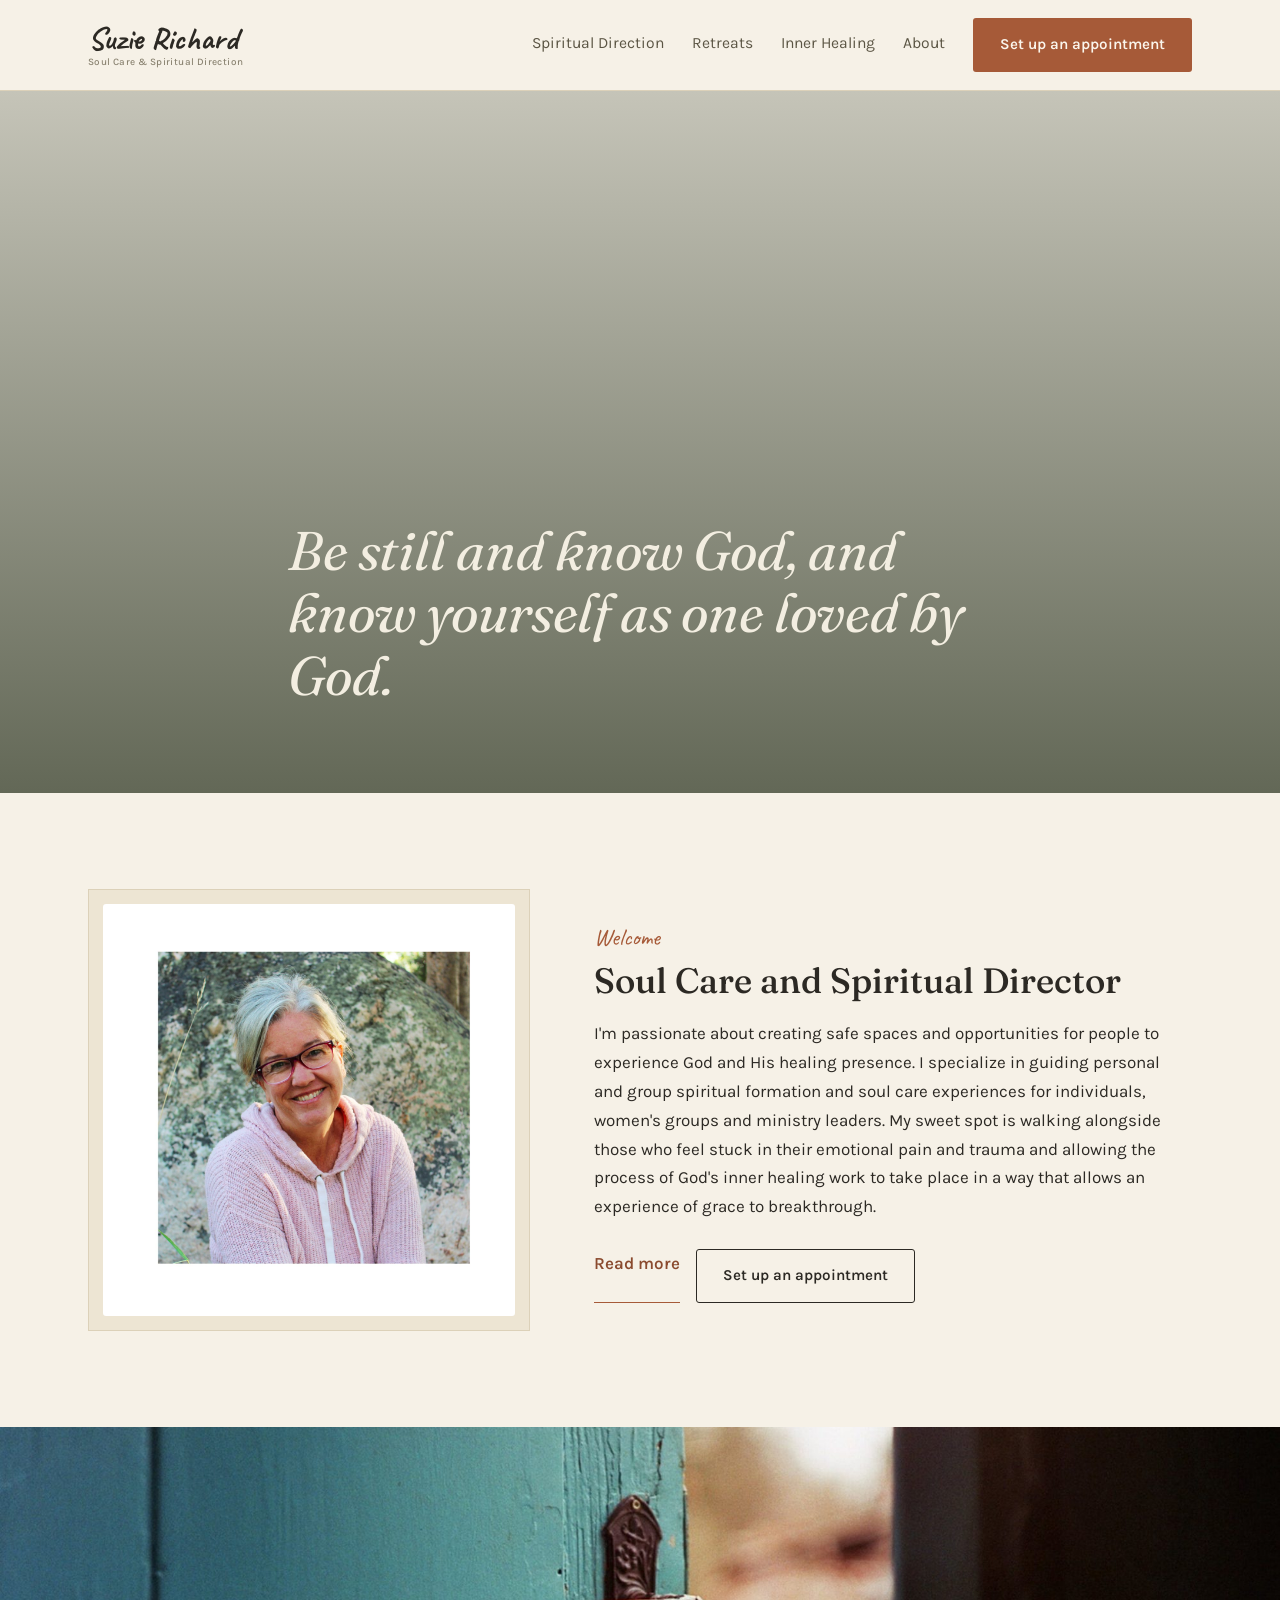
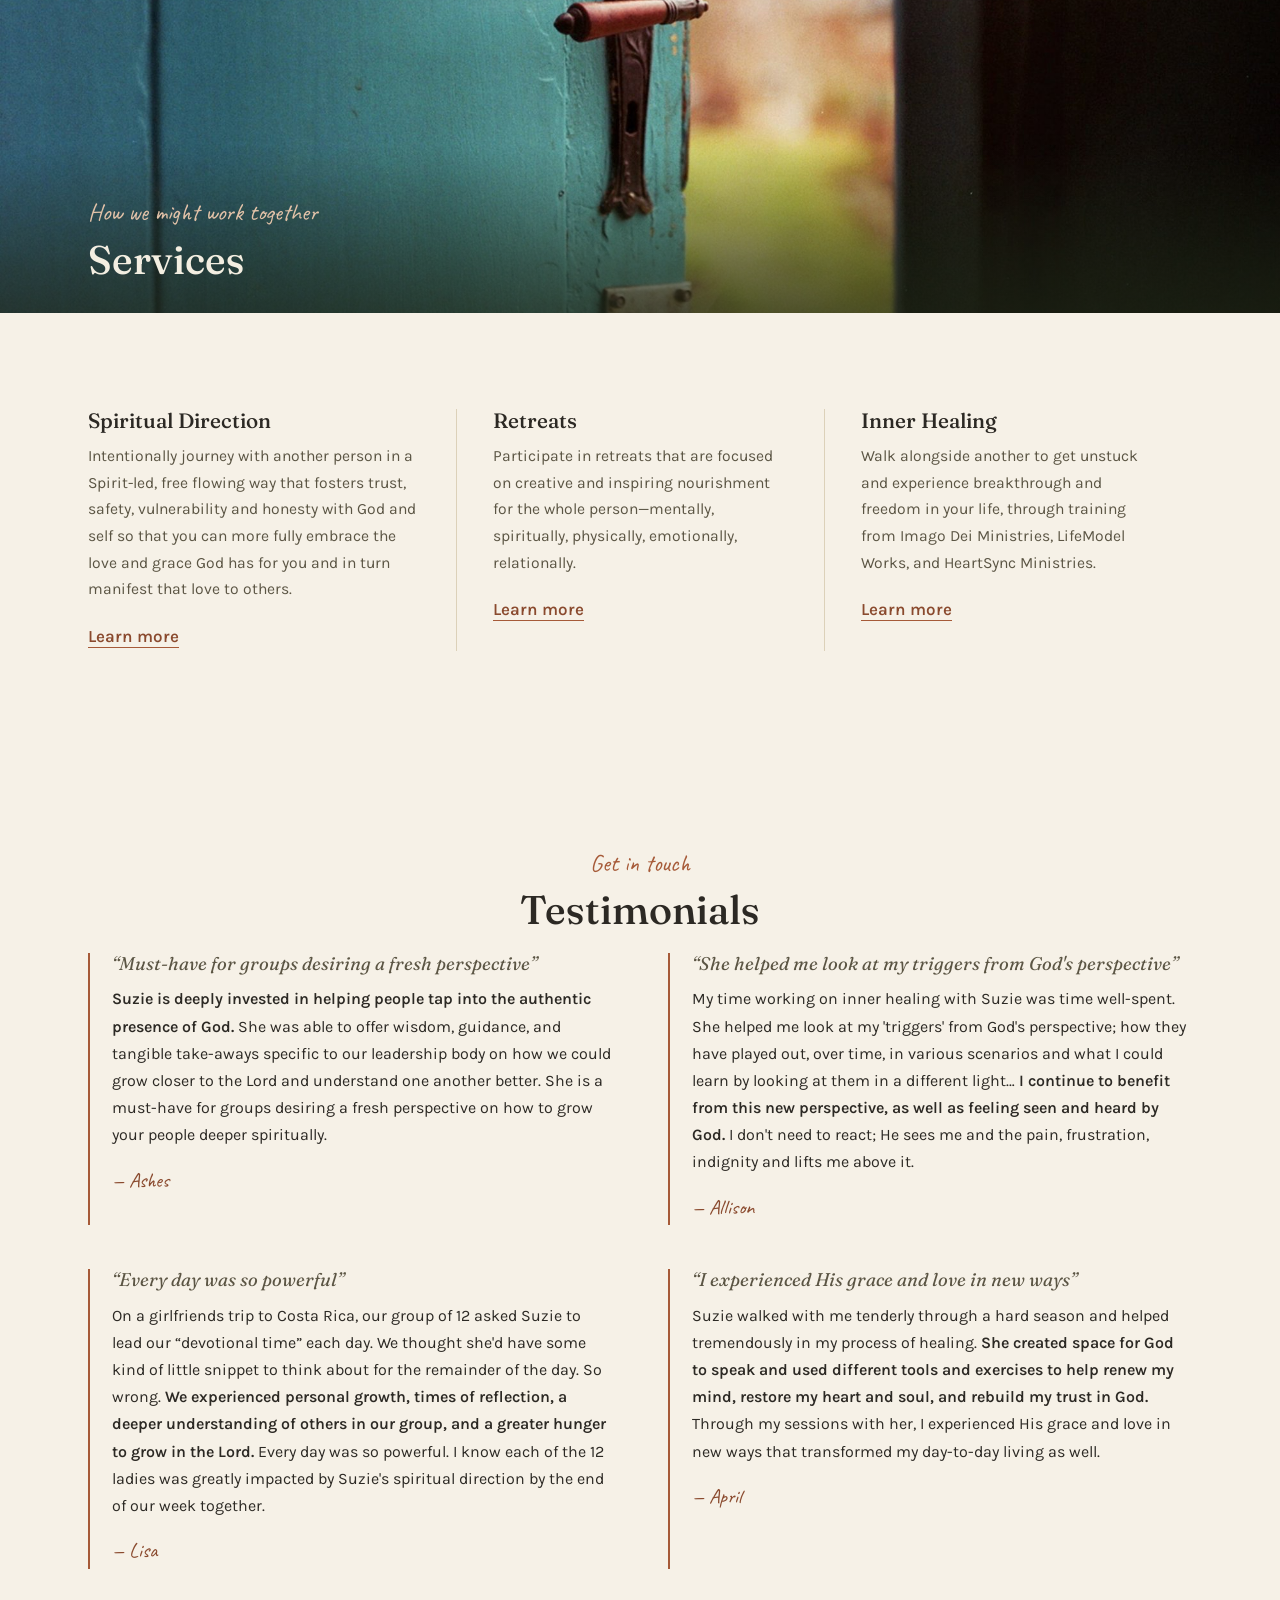
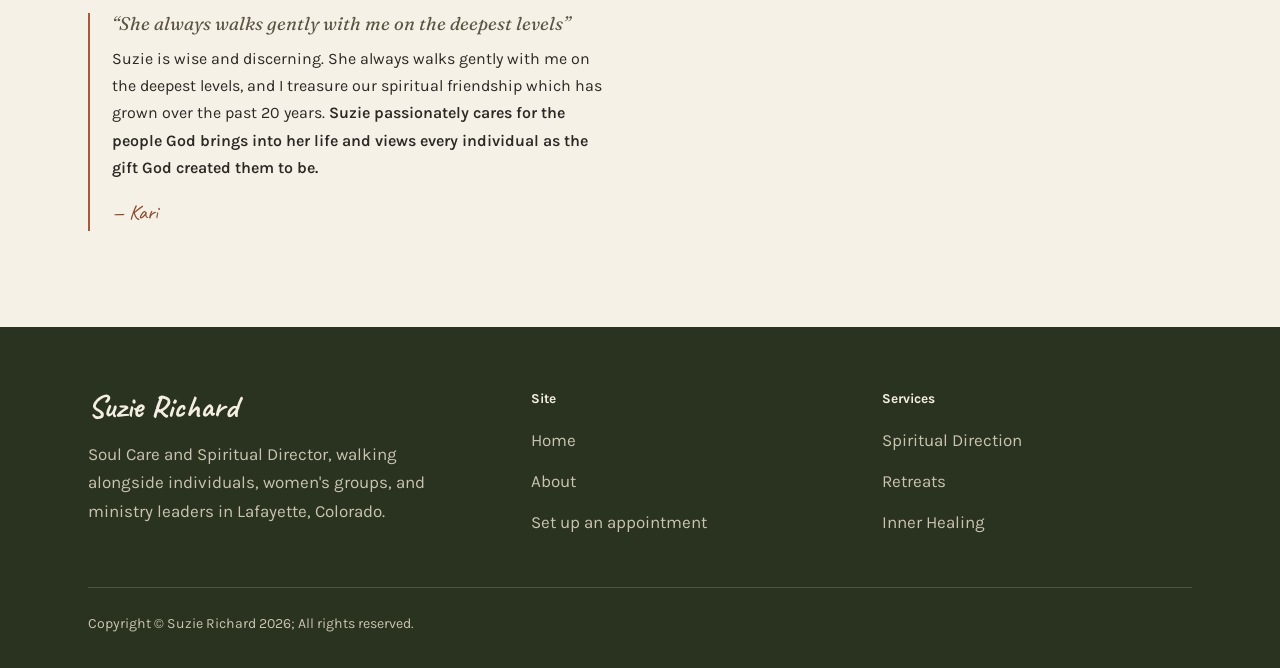
<file: index.html>
<!doctype html>
<html lang="en">
<head>
<meta charset="UTF-8">
<meta name="viewport" content="width=device-width, initial-scale=1">
<title>Suzie Richard — Soul Care and Spiritual Direction</title>
<meta name="description" content="Suzie Richard is a Spiritual Director in Lafayette, Colorado offering spiritual direction, retreats, and inner healing for individuals, women's groups, and ministry leaders.">
<link rel="icon" type="image/svg+xml" href="assets/img/favicon.svg">
<link rel="preconnect" href="https://fonts.googleapis.com">
<link rel="preconnect" href="https://fonts.gstatic.com" crossorigin>
<link href="https://fonts.googleapis.com/css2?family=Fraunces:ital,wght@0,400;0,500;0,600;1,400;1,500&family=Karla:wght@400;500;600;700&family=Caveat:wght@600;700&display=swap" rel="stylesheet">
<link rel="stylesheet" href="assets/css/style.css">
</head>
<body>

<header class="site-header">
  <div class="wrap">
    <a href="index.html" class="wordmark">Suzie Richard<span>Soul Care &amp; Spiritual Direction</span></a>
    <button class="nav-toggle" aria-label="Toggle menu" aria-expanded="false"></button>
    <nav class="main-nav">
      <a href="spiritual-direction.html">Spiritual Direction</a>
      <a href="retreats.html">Retreats</a>
      <a href="inner-healing.html">Inner Healing</a>
      <a href="about.html">About</a>
      <a class="btn btn--clay" href="https://anamcara.as.me/schedule.php?location=https%3A%2F%2Fanamcara.as.me%2Fonline-spiritual-direction-with-suzie" target="_blank" rel="noopener">Set up an appointment</a>
    </nav>
  </div>
</header>

<main>

  <!-- Hero -->
  <section class="hero">
    <div class="hero-slideshow" aria-hidden="true">
      <img src="assets/img/hero-cove.jpg" alt="">
      <img src="assets/img/hero-cottage.jpg" alt="">
      <img src="assets/img/hero-leaf.jpg" alt="">
    </div>
    <div class="wrap hero-content">
      <h1>Be still and know God, and know yourself as one loved by God.</h1>
    </div>
  </section>

  <!-- Intro / Soul care -->
  <section class="section">
    <div class="wrap split">
      <div class="split-media split-media--frame">
        <img src="assets/img/suzie-portrait.jpg" alt="Suzie Richard smiling outdoors">
      </div>
      <div>
        <span class="kicker">Welcome</span>
        <h2>Soul Care and Spiritual Director</h2>
        <p>I'm passionate about creating safe spaces and opportunities for people to experience God and His healing presence. I specialize in guiding personal and group spiritual formation and soul care experiences for individuals, women's groups and ministry leaders. My sweet spot is walking alongside those who feel stuck in their emotional pain and trauma and allowing the process of God's inner healing work to take place in a way that allows an experience of grace to breakthrough.</p>
        <div class="actions">
          <a class="link-more" href="about.html">Read more</a>
          <a class="btn btn--ghost" href="https://anamcara.as.me/schedule.php?location=https%3A%2F%2Fanamcara.as.me%2Fonline-spiritual-direction-with-suzie" target="_blank" rel="noopener">Set up an appointment</a>
        </div>
      </div>
    </div>
  </section>

  <!-- Services -->
  <figure class="services-figure">
    <img src="assets/img/door-open.jpg" alt="An open teal door with a vintage handle">
    <figcaption>
      <div class="wrap">
        <span class="kicker">How we might work together</span>
        <h2 class="section-title">Services</h2>
      </div>
    </figcaption>
  </figure>

  <section class="section">
    <div class="wrap">
      <div class="services-grid">
        <div class="service-col">
          <h3>Spiritual Direction</h3>
          <p>Intentionally journey with another person in a Spirit-led, free flowing way that fosters trust, safety, vulnerability and honesty with God and self so that you can more fully embrace the love and grace God has for you and in turn manifest that love to others.</p>
          <a class="link-more" href="spiritual-direction.html">Learn more</a>
        </div>
        <div class="service-col">
          <h3>Retreats</h3>
          <p>Participate in retreats that are focused on creative and inspiring nourishment for the whole person—mentally, spiritually, physically, emotionally, relationally.</p>
          <a class="link-more" href="retreats.html">Learn more</a>
        </div>
        <div class="service-col">
          <h3>Inner Healing</h3>
          <p>Walk alongside another to get unstuck and experience breakthrough and freedom in your life, through training from Imago Dei Ministries, LifeModel Works, and HeartSync Ministries.</p>
          <a class="link-more" href="inner-healing.html">Learn more</a>
        </div>
      </div>
    </div>
  </section>

  <!-- Testimonials -->
  <section class="section">
    <div class="wrap">
      <div class="services-head" style="text-align:center; margin-left:auto; margin-right:auto;">
        <span class="kicker">Get in touch</span>
        <h2 class="section-title">Testimonials</h2>
      </div>
      <div class="testimonials-grid">

        <div class="testimonial">
          <h3>&ldquo;Must-have for groups desiring a fresh perspective&rdquo;</h3>
          <blockquote><strong>Suzie is deeply invested in helping people tap into the authentic presence of God.</strong> She was able to offer wisdom, guidance, and tangible take-aways specific to our leadership body on how we could grow closer to the Lord and understand one another better. She is a must-have for groups desiring a fresh perspective on how to grow your people deeper spiritually.</blockquote>
          <cite>&mdash; Ashes</cite>
        </div>

        <div class="testimonial">
          <h3>&ldquo;She helped me look at my triggers from God's perspective&rdquo;</h3>
          <blockquote>My time working on inner healing with Suzie was time well-spent. She helped me look at my 'triggers' from God's perspective; how they have played out, over time, in various scenarios and what I could learn by looking at them in a different light&hellip; <strong>I continue to benefit from this new perspective, as well as feeling seen and heard by God.</strong> I don't need to react; He sees me and the pain, frustration, indignity and lifts me above it.</blockquote>
          <cite>&mdash; Allison</cite>
        </div>

        <div class="testimonial">
          <h3>&ldquo;Every day was so powerful&rdquo;</h3>
          <blockquote>On a girlfriends trip to Costa Rica, our group of 12 asked Suzie to lead our &ldquo;devotional time&rdquo; each day. We thought she'd have some kind of little snippet to think about for the remainder of the day. So wrong. <strong>We experienced personal growth, times of reflection, a deeper understanding of others in our group, and a greater hunger to grow in the Lord.</strong> Every day was so powerful. I know each of the 12 ladies was greatly impacted by Suzie's spiritual direction by the end of our week together.</blockquote>
          <cite>&mdash; Lisa</cite>
        </div>

        <div class="testimonial">
          <h3>&ldquo;I experienced His grace and love in new ways&rdquo;</h3>
          <blockquote>Suzie walked with me tenderly through a hard season and helped tremendously in my process of healing. <strong>She created space for God to speak and used different tools and exercises to help renew my mind, restore my heart and soul, and rebuild my trust in God.</strong> Through my sessions with her, I experienced His grace and love in new ways that transformed my day-to-day living as well.</blockquote>
          <cite>&mdash; April</cite>
        </div>

        <div class="testimonial">
          <h3>&ldquo;She always walks gently with me on the deepest levels&rdquo;</h3>
          <blockquote>Suzie is wise and discerning. She always walks gently with me on the deepest levels, and I treasure our spiritual friendship which has grown over the past 20 years. <strong>Suzie passionately cares for the people God brings into her life and views every individual as the gift God created them to be.</strong></blockquote>
          <cite>&mdash; Kari</cite>
        </div>

      </div>
    </div>
  </section>

</main>

<footer class="site-footer">
  <div class="wrap">
    <div class="footer-top">
      <div class="footer-brand">
        <a href="index.html" class="wordmark">Suzie Richard</a>
        <p>Soul Care and Spiritual Director, walking alongside individuals, women's groups, and ministry leaders in Lafayette, Colorado.</p>
      </div>
      <div class="footer-col">
        <h4>Site</h4>
        <a href="index.html">Home</a>
        <a href="about.html">About</a>
        <a href="https://anamcara.as.me/schedule.php?location=https%3A%2F%2Fanamcara.as.me%2Fonline-spiritual-direction-with-suzie" target="_blank" rel="noopener">Set up an appointment</a>
      </div>
      <div class="footer-col">
        <h4>Services</h4>
        <a href="spiritual-direction.html">Spiritual Direction</a>
        <a href="retreats.html">Retreats</a>
        <a href="inner-healing.html">Inner Healing</a>
      </div>
    </div>
    <div class="footer-bottom">
      <span>Copyright &copy; Suzie Richard <span id="year">2026</span>; All rights reserved.</span>
    </div>
  </div>
</footer>
<script src="assets/js/main.js"></script>
</body>
</html>
</file>
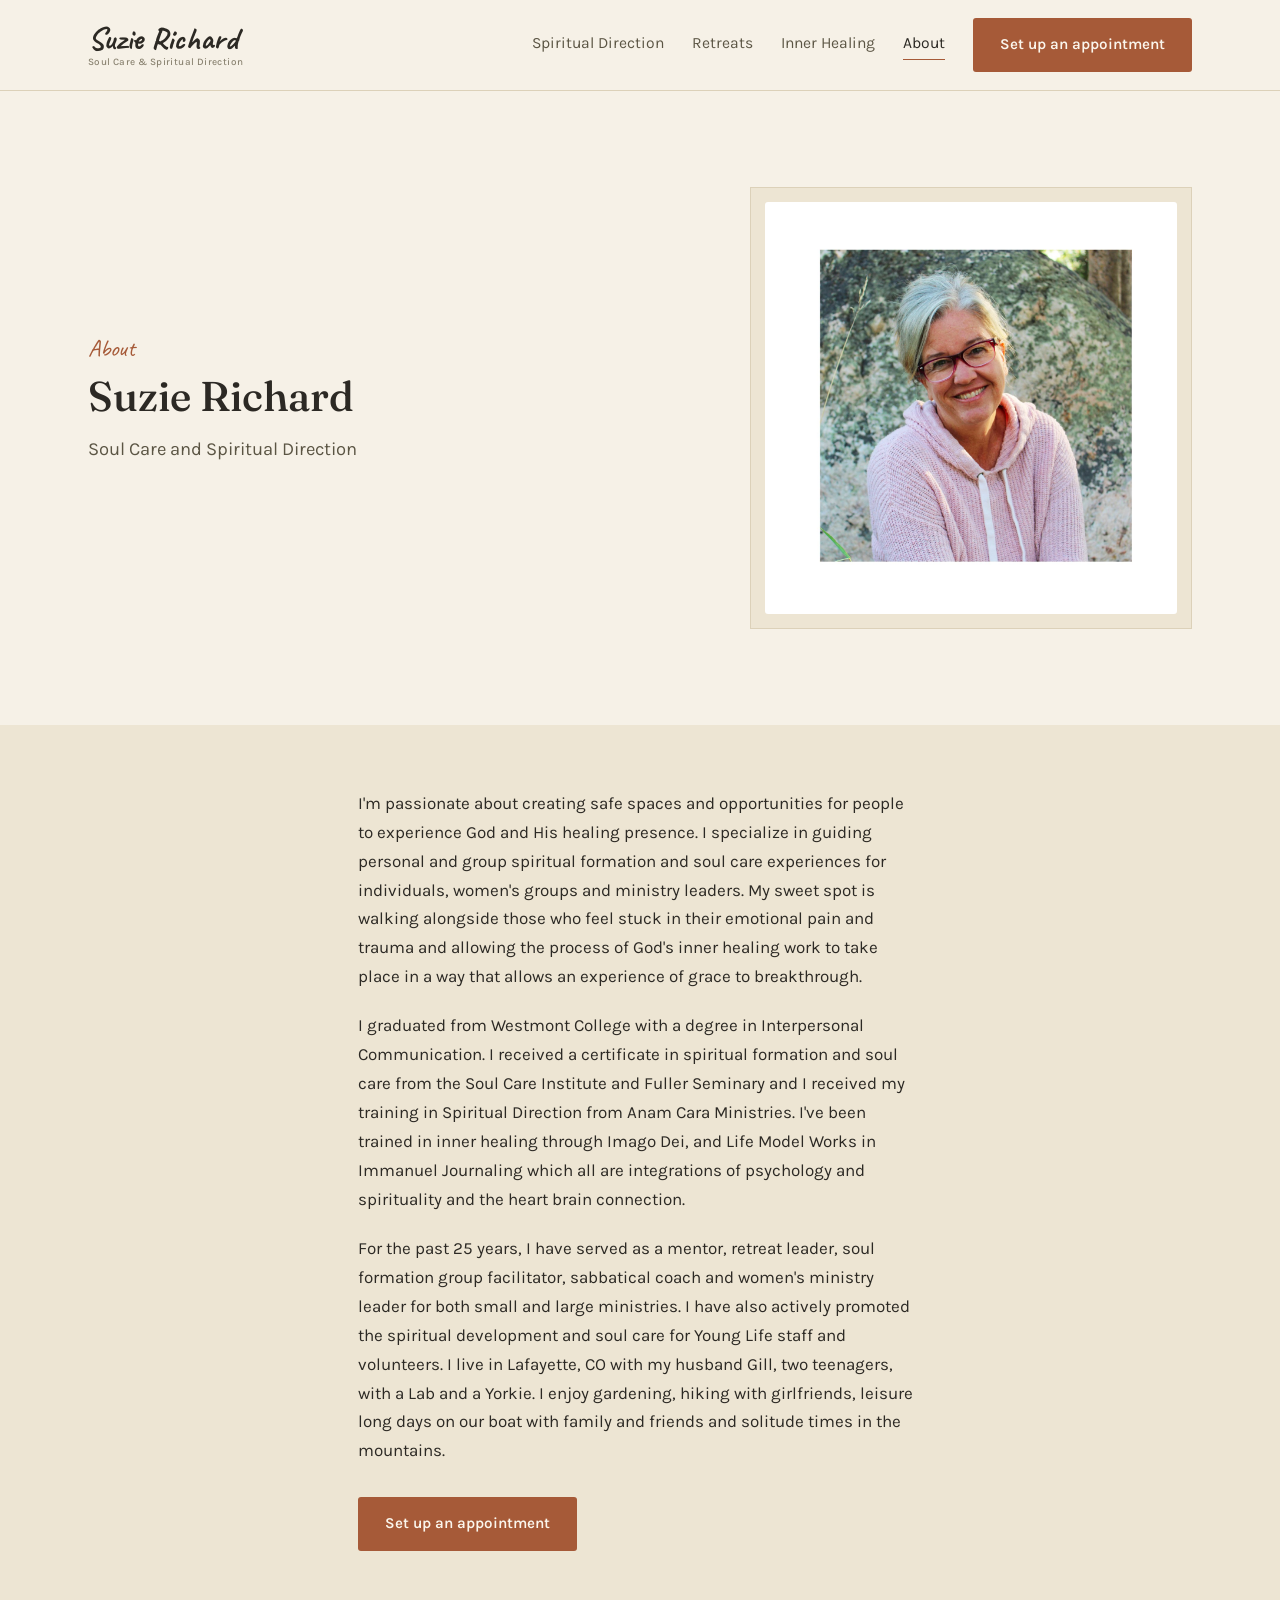
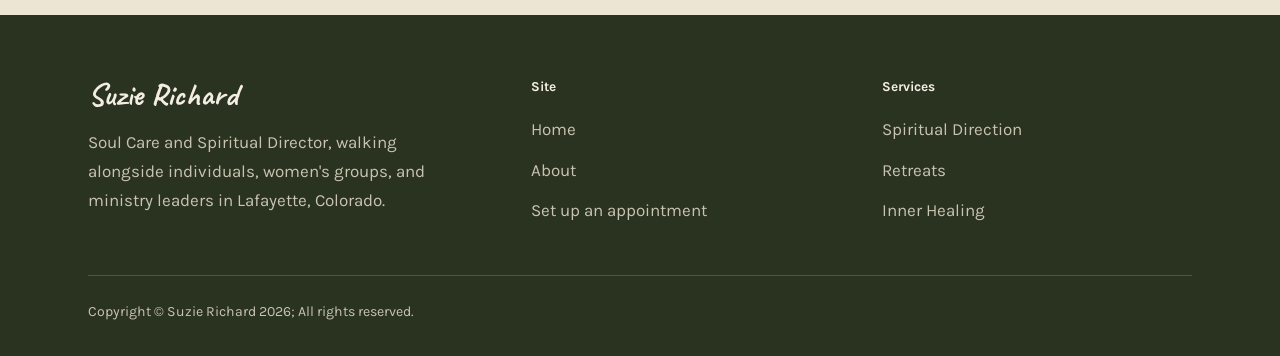
<file: about.html>
<!doctype html>
<html lang="en">
<head>
<meta charset="UTF-8">
<meta name="viewport" content="width=device-width, initial-scale=1">
<title>About — Suzie Richard</title>
<meta name="description" content="Suzie Richard is a certified Spiritual Director in Lafayette, Colorado, trained through the Soul Care Institute, Fuller Seminary, and Anam Cara Ministries.">
<link rel="icon" type="image/svg+xml" href="assets/img/favicon.svg">
<link rel="preconnect" href="https://fonts.googleapis.com">
<link rel="preconnect" href="https://fonts.gstatic.com" crossorigin>
<link href="https://fonts.googleapis.com/css2?family=Fraunces:ital,wght@0,400;0,500;0,600;1,400;1,500&family=Karla:wght@400;500;600;700&family=Caveat:wght@600;700&display=swap" rel="stylesheet">
<link rel="stylesheet" href="assets/css/style.css">
</head>
<body>

<header class="site-header">
  <div class="wrap">
    <a href="index.html" class="wordmark">Suzie Richard<span>Soul Care &amp; Spiritual Direction</span></a>
    <button class="nav-toggle" aria-label="Toggle menu" aria-expanded="false"></button>
    <nav class="main-nav">
      <a href="spiritual-direction.html">Spiritual Direction</a>
      <a href="retreats.html">Retreats</a>
      <a href="inner-healing.html">Inner Healing</a>
      <a href="about.html" class="is-active">About</a>
      <a class="btn btn--clay" href="https://anamcara.as.me/schedule.php?location=https%3A%2F%2Fanamcara.as.me%2Fonline-spiritual-direction-with-suzie" target="_blank" rel="noopener">Set up an appointment</a>
    </nav>
  </div>
</header>

<main>

  <section class="section">
    <div class="wrap split split--reverse">
      <div class="split-media split-media--frame">
        <img src="assets/img/suzie-portrait.jpg" alt="Suzie Richard smiling outdoors">
      </div>
      <div>
        <span class="kicker">About</span>
        <h1 style="font-size:clamp(1.9rem,3.4vw,2.6rem);">Suzie Richard</h1>
        <p class="measure" style="color:var(--ink-soft); font-size:1.15rem; margin-top:-0.4em;">Soul Care and Spiritual Direction</p>
      </div>
    </div>
  </section>

  <section class="section section--tight section--panel">
    <div class="wrap prose measure">
      <p>I'm passionate about creating safe spaces and opportunities for people to experience God and His healing presence. I specialize in guiding personal and group spiritual formation and soul care experiences for individuals, women's groups and ministry leaders. My sweet spot is walking alongside those who feel stuck in their emotional pain and trauma and allowing the process of God's inner healing work to take place in a way that allows an experience of grace to breakthrough.</p>

      <p>I graduated from Westmont College with a degree in Interpersonal Communication. I received a certificate in spiritual formation and soul care from the Soul Care Institute and Fuller Seminary and I received my training in Spiritual Direction from Anam Cara Ministries. I've been trained in inner healing through Imago Dei, and Life Model Works in Immanuel Journaling which all are integrations of psychology and spirituality and the heart brain connection.</p>

      <p>For the past 25 years, I have served as a mentor, retreat leader, soul formation group facilitator, sabbatical coach and women's ministry leader for both small and large ministries. I have also actively promoted the spiritual development and soul care for Young Life staff and volunteers. I live in Lafayette, CO with my husband Gill, two teenagers, with a Lab and a Yorkie. I enjoy gardening, hiking with girlfriends, leisure long days on our boat with family and friends and solitude times in the mountains.</p>

      <div class="actions" style="margin-top:32px;">
        <a class="btn btn--clay" href="https://anamcara.as.me/schedule.php?location=https%3A%2F%2Fanamcara.as.me%2Fonline-spiritual-direction-with-suzie" target="_blank" rel="noopener">Set up an appointment</a>
      </div>
    </div>
  </section>

</main>

<footer class="site-footer">
  <div class="wrap">
    <div class="footer-top">
      <div class="footer-brand">
        <a href="index.html" class="wordmark">Suzie Richard</a>
        <p>Soul Care and Spiritual Director, walking alongside individuals, women's groups, and ministry leaders in Lafayette, Colorado.</p>
      </div>
      <div class="footer-col">
        <h4>Site</h4>
        <a href="index.html">Home</a>
        <a href="about.html">About</a>
        <a href="https://anamcara.as.me/schedule.php?location=https%3A%2F%2Fanamcara.as.me%2Fonline-spiritual-direction-with-suzie" target="_blank" rel="noopener">Set up an appointment</a>
      </div>
      <div class="footer-col">
        <h4>Services</h4>
        <a href="spiritual-direction.html">Spiritual Direction</a>
        <a href="retreats.html">Retreats</a>
        <a href="inner-healing.html">Inner Healing</a>
      </div>
    </div>
    <div class="footer-bottom">
      <span>Copyright &copy; Suzie Richard <span id="year">2026</span>; All rights reserved.</span>
    </div>
  </div>
</footer>
<script src="assets/js/main.js"></script>
</body>
</html>
</file>
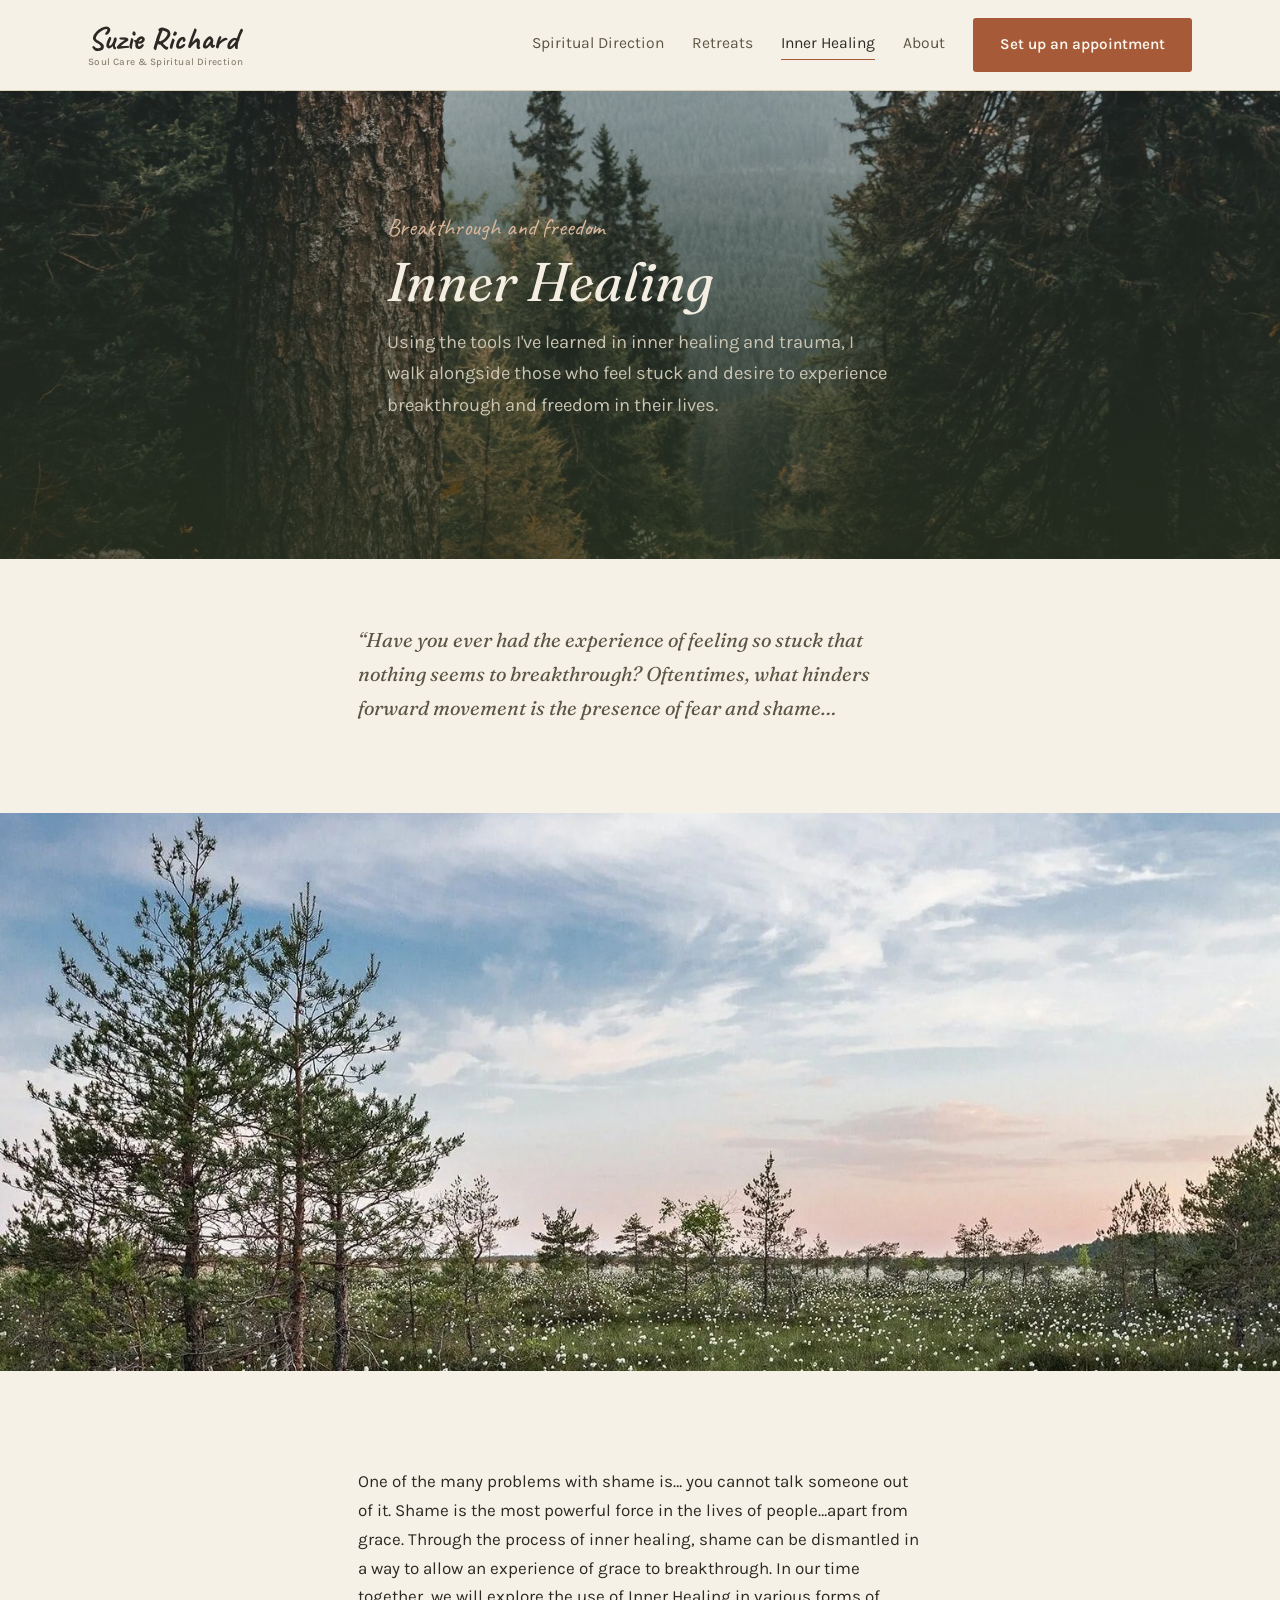
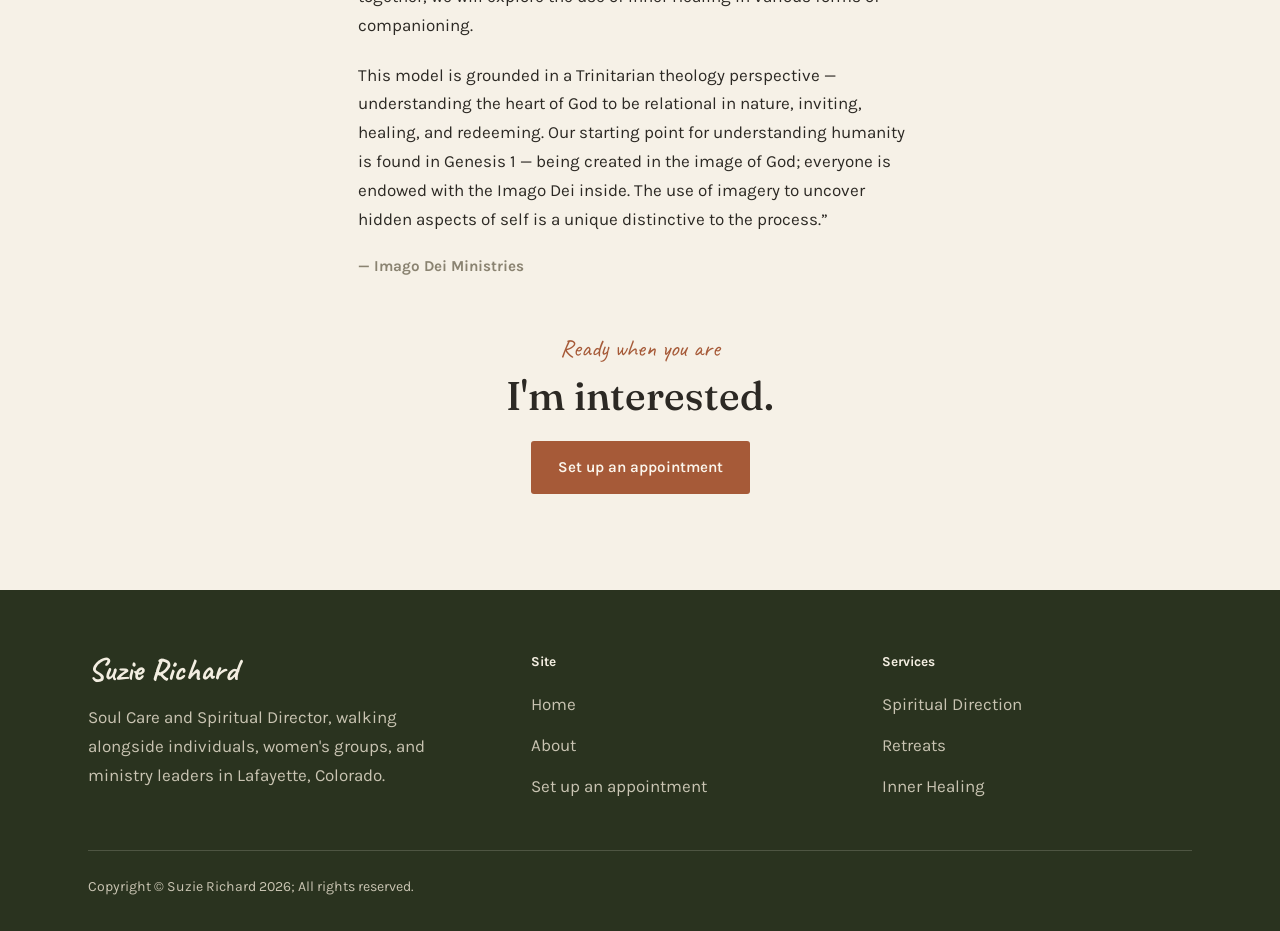
<file: inner-healing.html>
<!doctype html>
<html lang="en">
<head>
<meta charset="UTF-8">
<meta name="viewport" content="width=device-width, initial-scale=1">
<title>Inner Healing — Suzie Richard</title>
<meta name="description" content="Using tools from Imago Dei Ministries, LifeModel Works, and HeartSync Ministries, Suzie walks alongside those who feel stuck and desire to experience breakthrough and freedom.">
<link rel="icon" type="image/svg+xml" href="assets/img/favicon.svg">
<link rel="preconnect" href="https://fonts.googleapis.com">
<link rel="preconnect" href="https://fonts.gstatic.com" crossorigin>
<link href="https://fonts.googleapis.com/css2?family=Fraunces:ital,wght@0,400;0,500;0,600;1,400;1,500&family=Karla:wght@400;500;600;700&family=Caveat:wght@600;700&display=swap" rel="stylesheet">
<link rel="stylesheet" href="assets/css/style.css">
</head>
<body>

<header class="site-header">
  <div class="wrap">
    <a href="index.html" class="wordmark">Suzie Richard<span>Soul Care &amp; Spiritual Direction</span></a>
    <button class="nav-toggle" aria-label="Toggle menu" aria-expanded="false"></button>
    <nav class="main-nav">
      <a href="spiritual-direction.html">Spiritual Direction</a>
      <a href="retreats.html">Retreats</a>
      <a href="inner-healing.html" class="is-active">Inner Healing</a>
      <a href="about.html">About</a>
      <a class="btn btn--clay" href="https://anamcara.as.me/schedule.php?location=https%3A%2F%2Fanamcara.as.me%2Fonline-spiritual-direction-with-suzie" target="_blank" rel="noopener">Set up an appointment</a>
    </nav>
  </div>
</header>

<main>

  <section class="hero hero--short" style="background-image: url('assets/img/forest-trunk.jpg');">
    <div class="wrap hero-content">
      <span class="kicker" style="color:#D9B79A;">Breakthrough and freedom</span>
      <h1>Inner Healing</h1>
      <p>Using the tools I've learned in inner healing and trauma, I walk alongside those who feel stuck and desire to experience breakthrough and freedom in their lives.</p>
    </div>
  </section>

  <section class="section section--tight">
    <div class="wrap prose measure">
      <p style="font-family:var(--font-display); font-style:italic; font-size:1.25rem; color:var(--ink-soft);">&ldquo;Have you ever had the experience of feeling so stuck that nothing seems to breakthrough? Oftentimes, what hinders forward movement is the presence of fear and shame&hellip;</p>
    </div>
  </section>

  <figure class="figure-full">
    <img src="assets/img/meadow-bog.jpg" alt="A quiet meadow of cotton grass at dusk">
  </figure>

  <section class="section">
    <div class="wrap prose measure">
      <p>One of the many problems with shame is&hellip; you cannot talk someone out of it. Shame is the most powerful force in the lives of people&hellip;apart from grace. Through the process of inner healing, shame can be dismantled in a way to allow an experience of grace to breakthrough. In our time together, we will explore the use of Inner Healing in various forms of companioning.</p>
      <p>This model is grounded in a Trinitarian theology perspective &mdash; understanding the heart of God to be relational in nature, inviting, healing, and redeeming. Our starting point for understanding humanity is found in Genesis 1 &mdash; being created in the image of God; everyone is endowed with the Imago Dei inside. The use of imagery to uncover hidden aspects of self is a unique distinctive to the process.&rdquo;</p>
      <p style="font-weight:700; color:var(--ink-faint); font-size:0.95rem;">&mdash; Imago Dei Ministries</p>

      <div class="closing-cta" style="margin-top:48px;">
        <span class="kicker">Ready when you are</span>
        <h2 class="section-title">I'm interested.</h2>
        <a class="btn btn--clay" href="https://anamcara.as.me/schedule.php?location=https%3A%2F%2Fanamcara.as.me%2Fonline-spiritual-direction-with-suzie" target="_blank" rel="noopener">Set up an appointment</a>
      </div>
    </div>
  </section>

</main>

<footer class="site-footer">
  <div class="wrap">
    <div class="footer-top">
      <div class="footer-brand">
        <a href="index.html" class="wordmark">Suzie Richard</a>
        <p>Soul Care and Spiritual Director, walking alongside individuals, women's groups, and ministry leaders in Lafayette, Colorado.</p>
      </div>
      <div class="footer-col">
        <h4>Site</h4>
        <a href="index.html">Home</a>
        <a href="about.html">About</a>
        <a href="https://anamcara.as.me/schedule.php?location=https%3A%2F%2Fanamcara.as.me%2Fonline-spiritual-direction-with-suzie" target="_blank" rel="noopener">Set up an appointment</a>
      </div>
      <div class="footer-col">
        <h4>Services</h4>
        <a href="spiritual-direction.html">Spiritual Direction</a>
        <a href="retreats.html">Retreats</a>
        <a href="inner-healing.html">Inner Healing</a>
      </div>
    </div>
    <div class="footer-bottom">
      <span>Copyright &copy; Suzie Richard <span id="year">2026</span>; All rights reserved.</span>
    </div>
  </div>
</footer>
<script src="assets/js/main.js"></script>
</body>
</html>
</file>
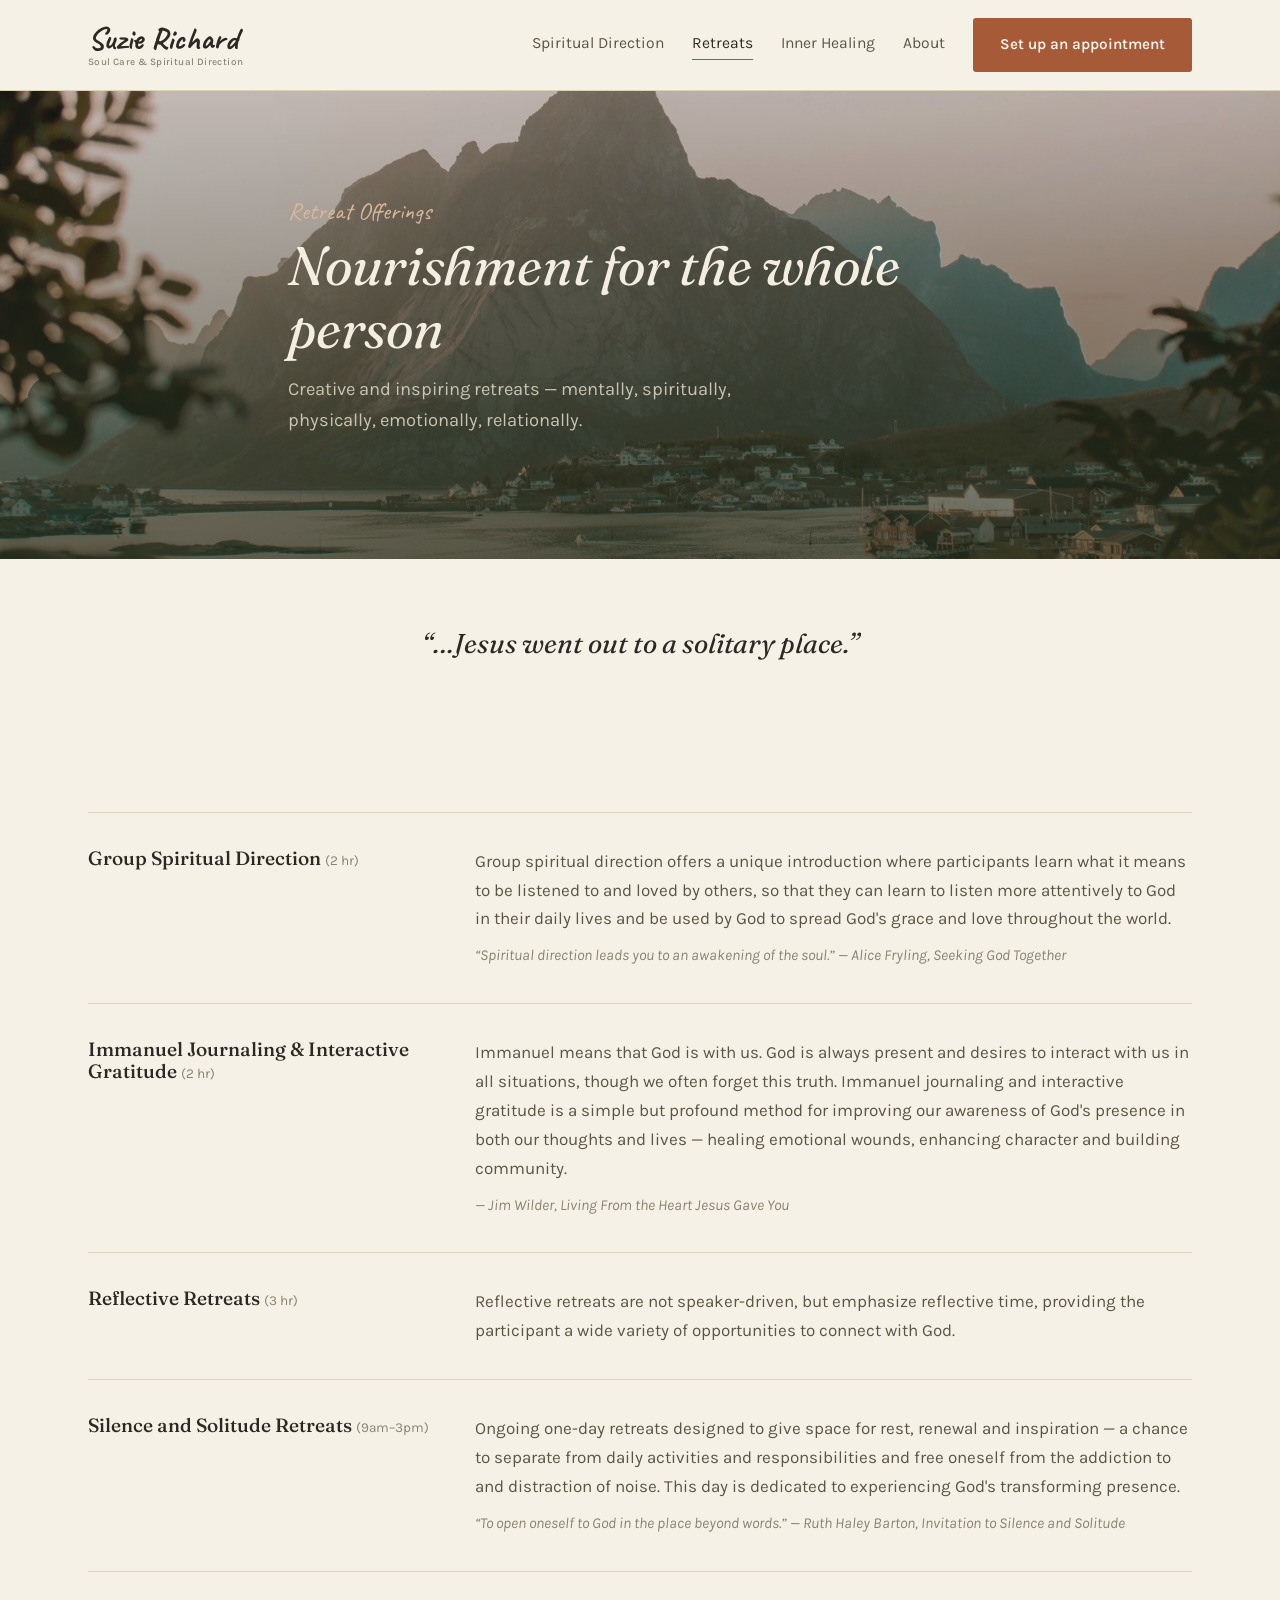
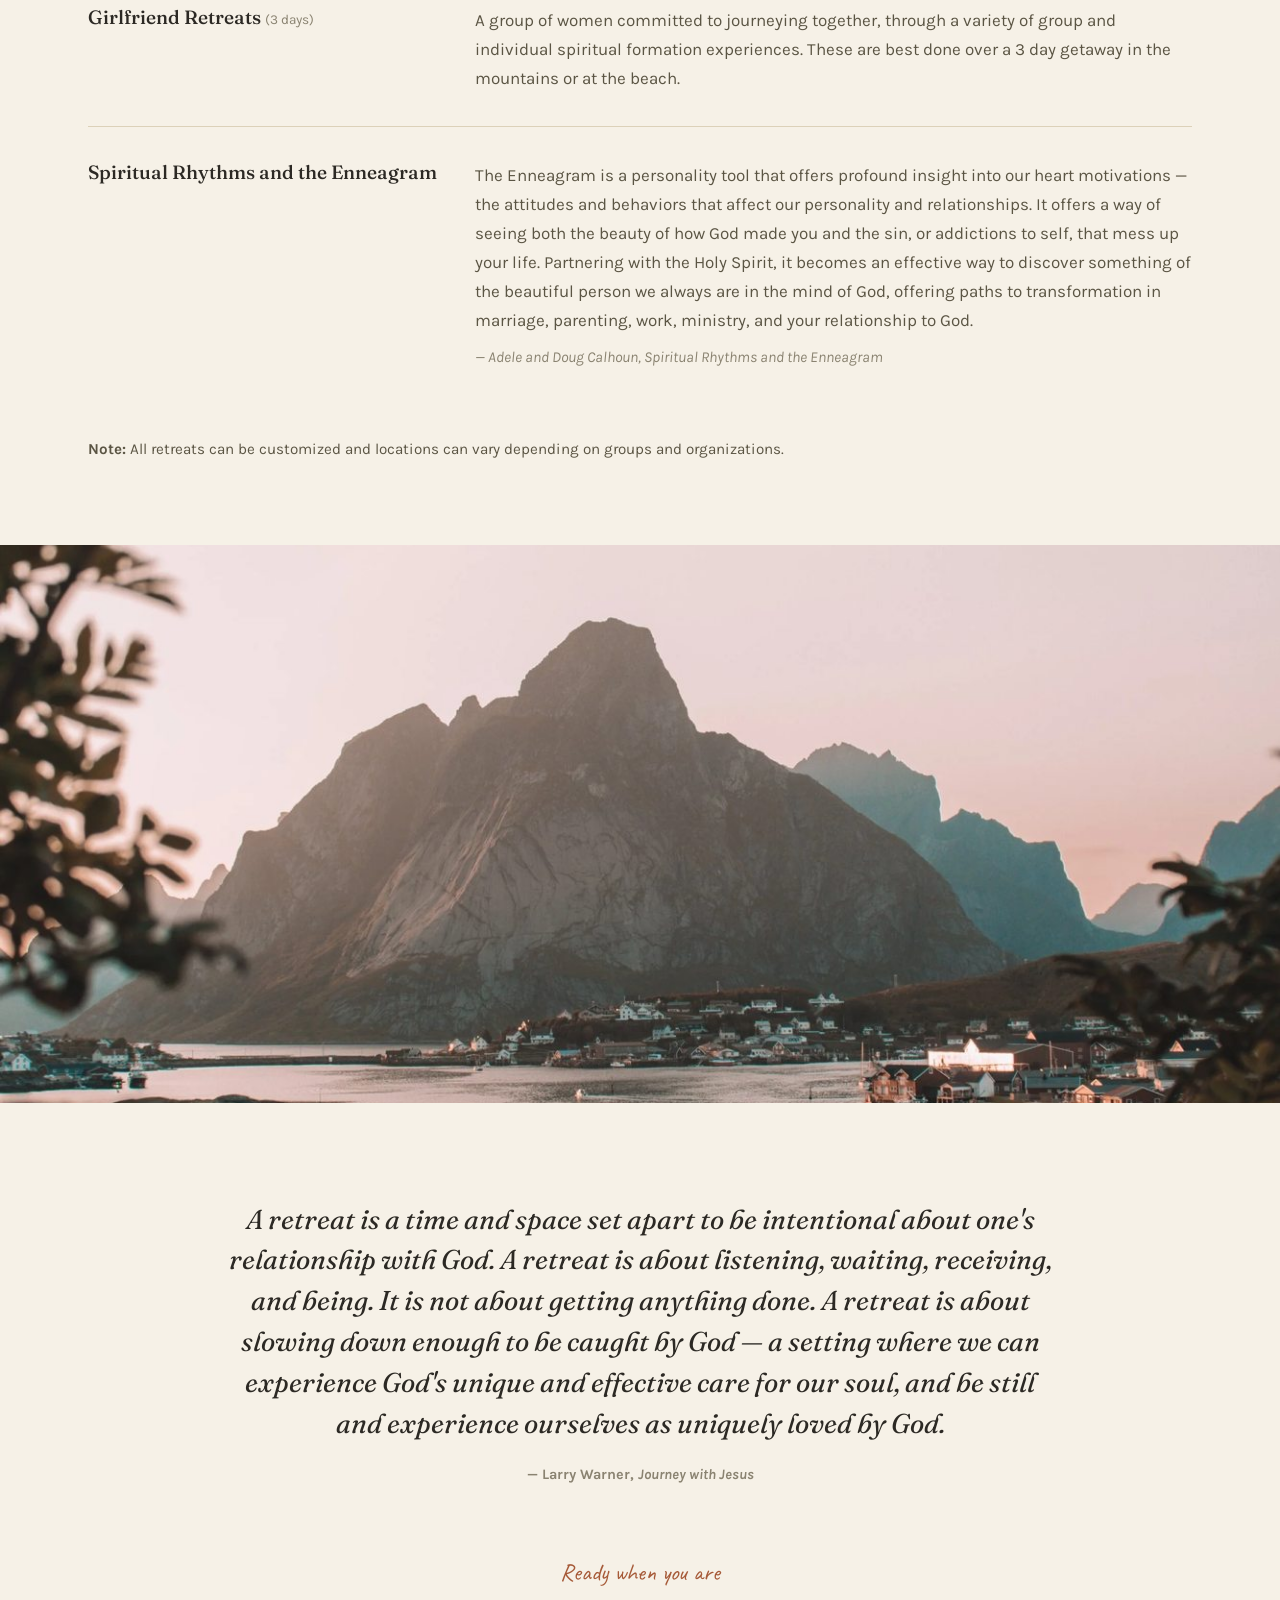
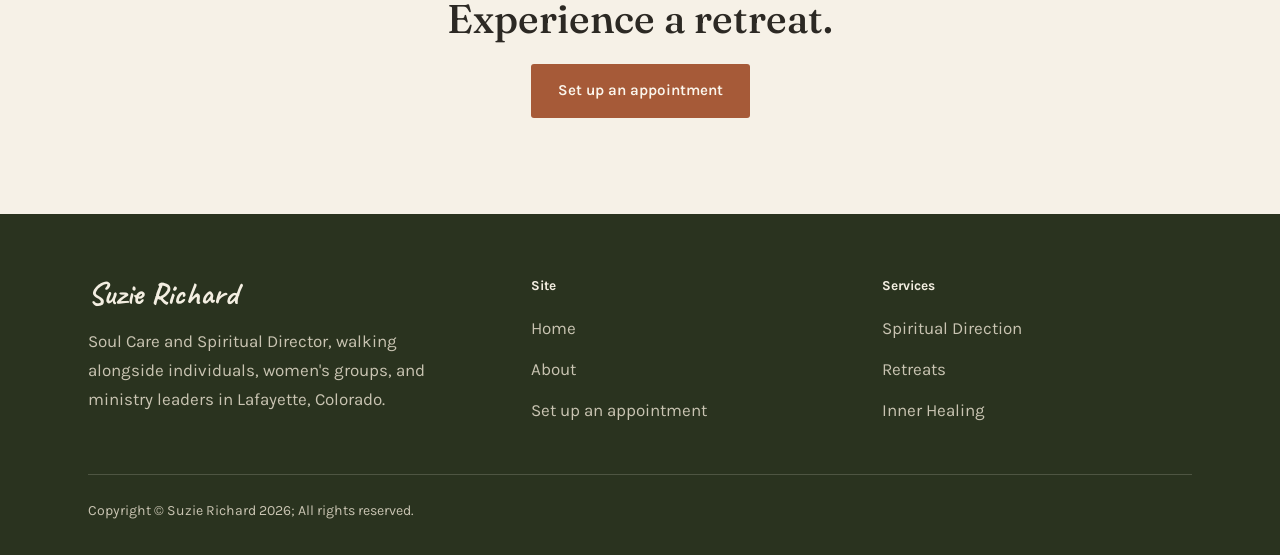
<file: retreats.html>
<!doctype html>
<html lang="en">
<head>
<meta charset="UTF-8">
<meta name="viewport" content="width=device-width, initial-scale=1">
<title>Retreats — Suzie Richard</title>
<meta name="description" content="Retreats focused on creative and inspiring nourishment for the whole person — mentally, spiritually, physically, emotionally, relationally.">
<link rel="icon" type="image/svg+xml" href="assets/img/favicon.svg">
<link rel="preconnect" href="https://fonts.googleapis.com">
<link rel="preconnect" href="https://fonts.gstatic.com" crossorigin>
<link href="https://fonts.googleapis.com/css2?family=Fraunces:ital,wght@0,400;0,500;0,600;1,400;1,500&family=Karla:wght@400;500;600;700&family=Caveat:wght@600;700&display=swap" rel="stylesheet">
<link rel="stylesheet" href="assets/css/style.css">
</head>
<body>

<header class="site-header">
  <div class="wrap">
    <a href="index.html" class="wordmark">Suzie Richard<span>Soul Care &amp; Spiritual Direction</span></a>
    <button class="nav-toggle" aria-label="Toggle menu" aria-expanded="false"></button>
    <nav class="main-nav">
      <a href="spiritual-direction.html">Spiritual Direction</a>
      <a href="retreats.html" class="is-active">Retreats</a>
      <a href="inner-healing.html">Inner Healing</a>
      <a href="about.html">About</a>
      <a class="btn btn--clay" href="https://anamcara.as.me/schedule.php?location=https%3A%2F%2Fanamcara.as.me%2Fonline-spiritual-direction-with-suzie" target="_blank" rel="noopener">Set up an appointment</a>
    </nav>
  </div>
</header>

<main>

  <section class="hero hero--short" style="background-image: url('assets/img/fjord-wide.jpg');">
    <div class="wrap hero-content">
      <span class="kicker" style="color:#D9B79A;">Retreat Offerings</span>
      <h1>Nourishment for the whole person</h1>
      <p>Creative and inspiring retreats — mentally, spiritually, physically, emotionally, relationally.</p>
    </div>
  </section>

  <section class="section section--tight">
    <div class="wrap">
      <p class="pull-quote">&ldquo;&hellip;Jesus went out to a solitary place.&rdquo;</p>
    </div>
  </section>

  <section class="section--tight">
    <div class="wrap">

      <div class="offering">
        <h4>Group Spiritual Direction <span style="color:var(--ink-faint); font-family:var(--font-body); font-weight:400; font-size:0.85rem;">(2 hr)</span></h4>
        <div>
          <p>Group spiritual direction offers a unique introduction where participants learn what it means to be listened to and loved by others, so that they can learn to listen more attentively to God in their daily lives and be used by God to spread God's grace and love throughout the world.</p>
          <p style="font-style:italic; color:var(--ink-faint); font-size:0.95rem; margin-top:10px;">&ldquo;Spiritual direction leads you to an awakening of the soul.&rdquo; &mdash; Alice Fryling, <em>Seeking God Together</em></p>
        </div>
      </div>

      <div class="offering">
        <h4>Immanuel Journaling &amp; Interactive Gratitude <span style="color:var(--ink-faint); font-family:var(--font-body); font-weight:400; font-size:0.85rem;">(2 hr)</span></h4>
        <div>
          <p>Immanuel means that God is with us. God is always present and desires to interact with us in all situations, though we often forget this truth. Immanuel journaling and interactive gratitude is a simple but profound method for improving our awareness of God's presence in both our thoughts and lives &mdash; healing emotional wounds, enhancing character and building community.</p>
          <p style="font-style:italic; color:var(--ink-faint); font-size:0.95rem; margin-top:10px;">&mdash; Jim Wilder, <em>Living From the Heart Jesus Gave You</em></p>
        </div>
      </div>

      <div class="offering">
        <h4>Reflective Retreats <span style="color:var(--ink-faint); font-family:var(--font-body); font-weight:400; font-size:0.85rem;">(3 hr)</span></h4>
        <div>
          <p>Reflective retreats are not speaker-driven, but emphasize reflective time, providing the participant a wide variety of opportunities to connect with God.</p>
        </div>
      </div>

      <div class="offering">
        <h4>Silence and Solitude Retreats <span style="color:var(--ink-faint); font-family:var(--font-body); font-weight:400; font-size:0.85rem;">(9am&ndash;3pm)</span></h4>
        <div>
          <p>Ongoing one-day retreats designed to give space for rest, renewal and inspiration &mdash; a chance to separate from daily activities and responsibilities and free oneself from the addiction to and distraction of noise. This day is dedicated to experiencing God's transforming presence.</p>
          <p style="font-style:italic; color:var(--ink-faint); font-size:0.95rem; margin-top:10px;">&ldquo;To open oneself to God in the place beyond words.&rdquo; &mdash; Ruth Haley Barton, <em>Invitation to Silence and Solitude</em></p>
        </div>
      </div>

      <div class="offering">
        <h4>Girlfriend Retreats <span style="color:var(--ink-faint); font-family:var(--font-body); font-weight:400; font-size:0.85rem;">(3 days)</span></h4>
        <div>
          <p>A group of women committed to journeying together, through a variety of group and individual spiritual formation experiences. These are best done over a 3 day getaway in the mountains or at the beach.</p>
        </div>
      </div>

      <div class="offering">
        <h4>Spiritual Rhythms and the Enneagram</h4>
        <div>
          <p>The Enneagram is a personality tool that offers profound insight into our heart motivations &mdash; the attitudes and behaviors that affect our personality and relationships. It offers a way of seeing both the beauty of how God made you and the sin, or addictions to self, that mess up your life. Partnering with the Holy Spirit, it becomes an effective way to discover something of the beautiful person we always are in the mind of God, offering paths to transformation in marriage, parenting, work, ministry, and your relationship to God.</p>
          <p style="font-style:italic; color:var(--ink-faint); font-size:0.95rem; margin-top:10px;">&mdash; Adele and Doug Calhoun, <em>Spiritual Rhythms and the Enneagram</em></p>
        </div>
      </div>

      <p style="margin-top:32px; color:var(--ink-soft); font-size:0.95rem;"><strong>Note:</strong> All retreats can be customized and locations can vary depending on groups and organizations.</p>
    </div>
  </section>

  <figure class="figure-full">
    <img src="assets/img/fjord-portrait.jpg" alt="Mountain fjord at dusk, framed by leaves">
  </figure>

  <section class="section">
    <div class="wrap">
      <p class="pull-quote">A retreat is a time and space set apart to be intentional about one's relationship with God. A retreat is about listening, waiting, receiving, and being. It is not about getting anything done. A retreat is about slowing down enough to be caught by God &mdash; a setting where we can experience God's unique and effective care for our soul, and be still and experience ourselves as uniquely loved by God.</p>
      <span class="pull-quote-attr">&mdash; Larry Warner, <em>Journey with Jesus</em></span>

      <div class="closing-cta">
        <span class="kicker">Ready when you are</span>
        <h2 class="section-title">Experience a retreat.</h2>
        <a class="btn btn--clay" href="https://anamcara.as.me/schedule.php?location=https%3A%2F%2Fanamcara.as.me%2Fonline-spiritual-direction-with-suzie" target="_blank" rel="noopener">Set up an appointment</a>
      </div>
    </div>
  </section>

</main>

<footer class="site-footer">
  <div class="wrap">
    <div class="footer-top">
      <div class="footer-brand">
        <a href="index.html" class="wordmark">Suzie Richard</a>
        <p>Soul Care and Spiritual Director, walking alongside individuals, women's groups, and ministry leaders in Lafayette, Colorado.</p>
      </div>
      <div class="footer-col">
        <h4>Site</h4>
        <a href="index.html">Home</a>
        <a href="about.html">About</a>
        <a href="https://anamcara.as.me/schedule.php?location=https%3A%2F%2Fanamcara.as.me%2Fonline-spiritual-direction-with-suzie" target="_blank" rel="noopener">Set up an appointment</a>
      </div>
      <div class="footer-col">
        <h4>Services</h4>
        <a href="spiritual-direction.html">Spiritual Direction</a>
        <a href="retreats.html">Retreats</a>
        <a href="inner-healing.html">Inner Healing</a>
      </div>
    </div>
    <div class="footer-bottom">
      <span>Copyright &copy; Suzie Richard <span id="year">2026</span>; All rights reserved.</span>
    </div>
  </div>
</footer>
<script src="assets/js/main.js"></script>
</body>
</html>
</file>
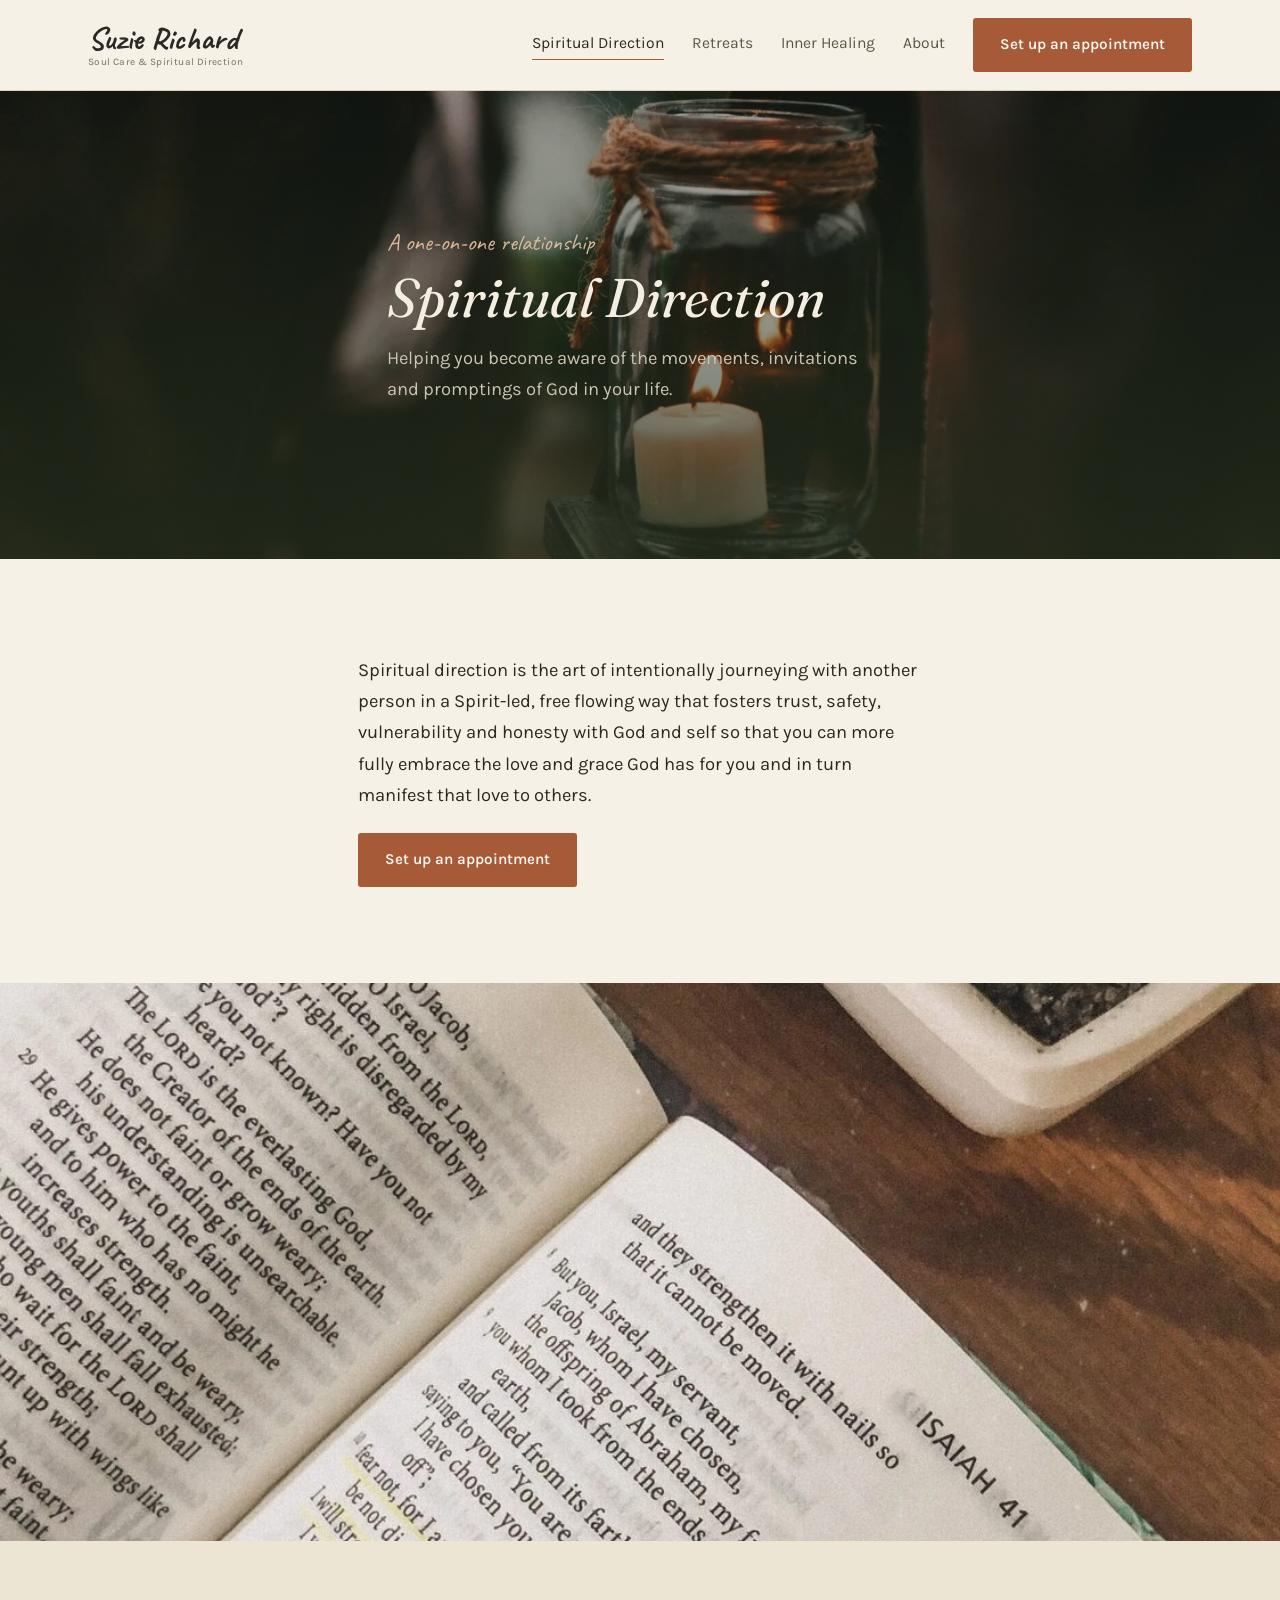
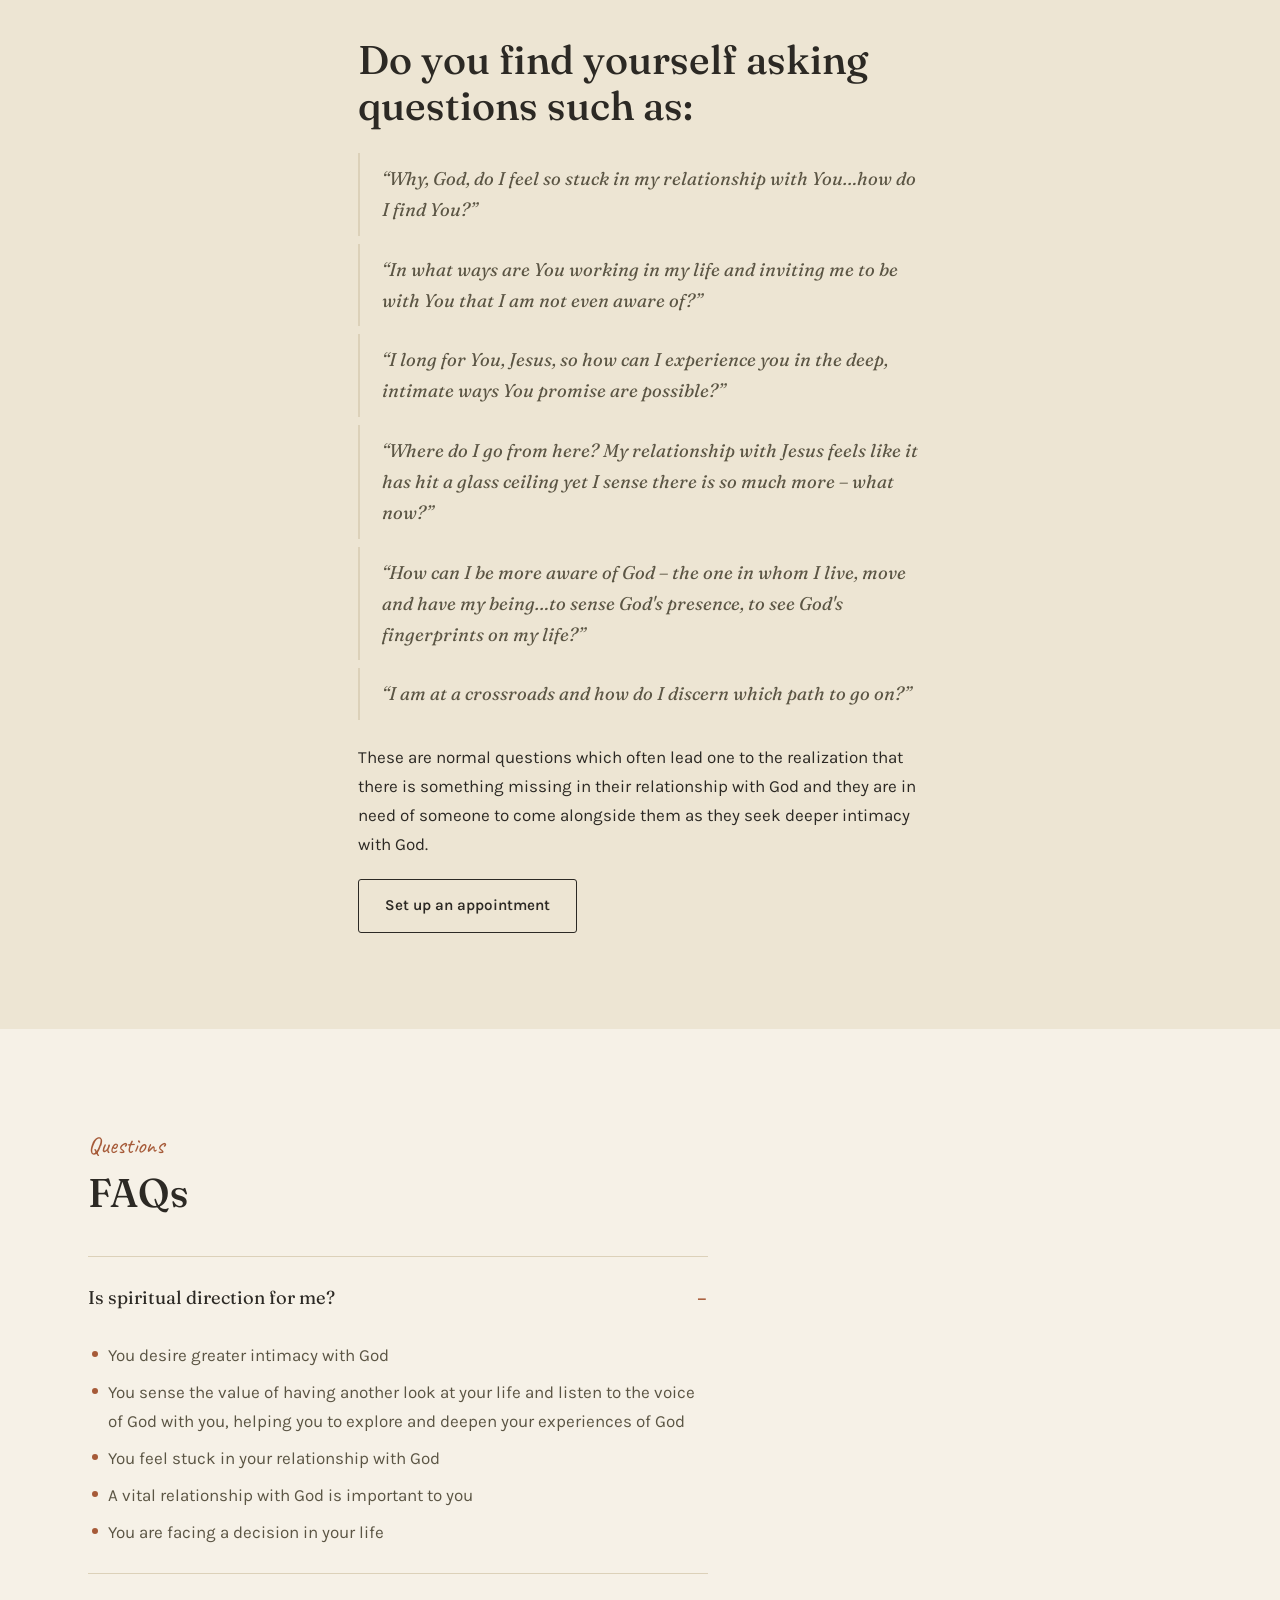
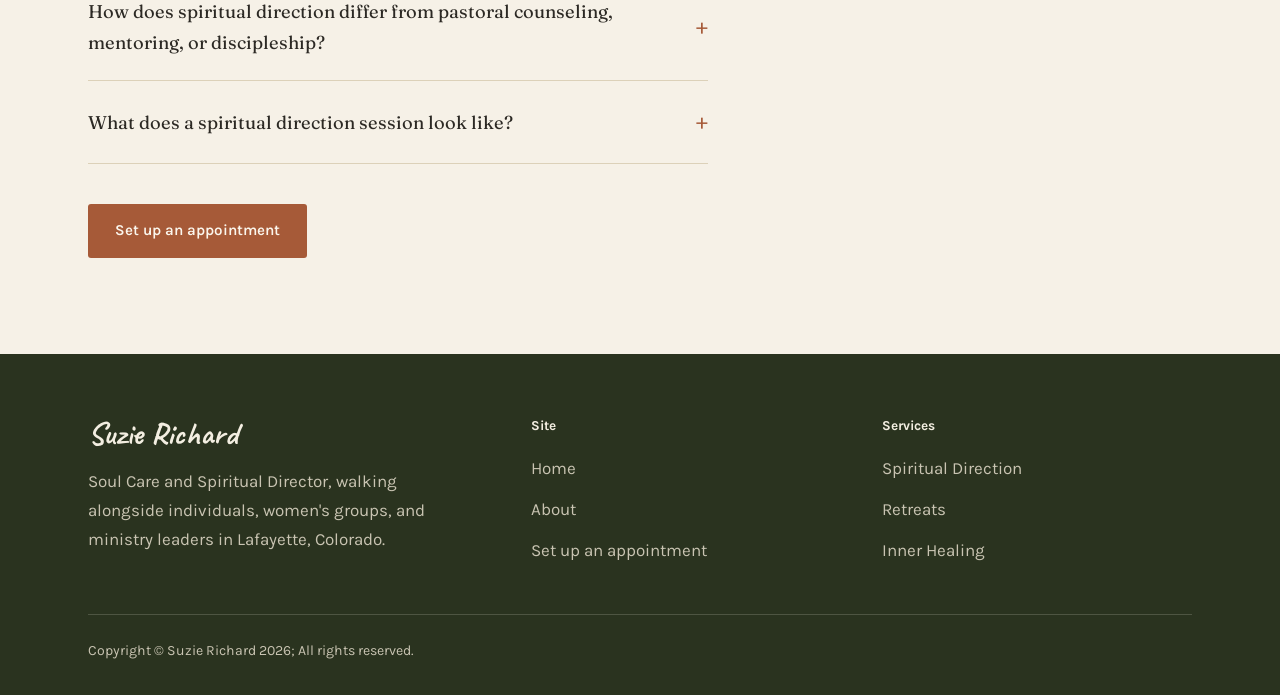
<file: spiritual-direction.html>
<!doctype html>
<html lang="en">
<head>
<meta charset="UTF-8">
<meta name="viewport" content="width=device-width, initial-scale=1">
<title>Spiritual Direction — Suzie Richard</title>
<meta name="description" content="Spiritual direction is a one-on-one relationship that helps you become aware of the movements, invitations and promptings of God in your life.">
<link rel="icon" type="image/svg+xml" href="assets/img/favicon.svg">
<link rel="preconnect" href="https://fonts.googleapis.com">
<link rel="preconnect" href="https://fonts.gstatic.com" crossorigin>
<link href="https://fonts.googleapis.com/css2?family=Fraunces:ital,wght@0,400;0,500;0,600;1,400;1,500&family=Karla:wght@400;500;600;700&family=Caveat:wght@600;700&display=swap" rel="stylesheet">
<link rel="stylesheet" href="assets/css/style.css">
</head>
<body>

<header class="site-header">
  <div class="wrap">
    <a href="index.html" class="wordmark">Suzie Richard<span>Soul Care &amp; Spiritual Direction</span></a>
    <button class="nav-toggle" aria-label="Toggle menu" aria-expanded="false"></button>
    <nav class="main-nav">
      <a href="spiritual-direction.html" class="is-active">Spiritual Direction</a>
      <a href="retreats.html">Retreats</a>
      <a href="inner-healing.html">Inner Healing</a>
      <a href="about.html">About</a>
      <a class="btn btn--clay" href="https://anamcara.as.me/schedule.php?location=https%3A%2F%2Fanamcara.as.me%2Fonline-spiritual-direction-with-suzie" target="_blank" rel="noopener">Set up an appointment</a>
    </nav>
  </div>
</header>

<main>

  <section class="hero hero--short" style="background-image: url('assets/img/candle-jar.jpg');">
    <div class="wrap hero-content">
      <span class="kicker" style="color:#D9B79A;">A one-on-one relationship</span>
      <h1>Spiritual Direction</h1>
      <p>Helping you become aware of the movements, invitations and promptings of God in your life.</p>
    </div>
  </section>

  <section class="section">
    <div class="wrap prose measure">
      <p style="font-size:1.15rem;">Spiritual direction is the art of intentionally journeying with another person in a Spirit-led, free flowing way that fosters trust, safety, vulnerability and honesty with God and self so that you can more fully embrace the love and grace God has for you and in turn manifest that love to others.</p>
      <a class="btn btn--clay" href="https://anamcara.as.me/schedule.php?location=https%3A%2F%2Fanamcara.as.me%2Fonline-spiritual-direction-with-suzie" target="_blank" rel="noopener">Set up an appointment</a>
    </div>
  </section>

  <figure class="figure-full">
    <img src="assets/img/scripture-plant.jpg" alt="An open Bible at Isaiah 41 beside a potted succulent">
  </figure>

  <section class="section section--panel">
    <div class="wrap prose measure">
      <h2 class="section-title">Do you find yourself asking questions such as:</h2>
      <ul class="quote-list">
        <li>&ldquo;Why, God, do I feel so stuck in my relationship with You&hellip;how do I find You?&rdquo;</li>
        <li>&ldquo;In what ways are You working in my life and inviting me to be with You that I am not even aware of?&rdquo;</li>
        <li>&ldquo;I long for You, Jesus, so how can I experience you in the deep, intimate ways You promise are possible?&rdquo;</li>
        <li>&ldquo;Where do I go from here? My relationship with Jesus feels like it has hit a glass ceiling yet I sense there is so much more &ndash; what now?&rdquo;</li>
        <li>&ldquo;How can I be more aware of God &ndash; the one in whom I live, move and have my being&hellip;to sense God's presence, to see God's fingerprints on my life?&rdquo;</li>
        <li>&ldquo;I am at a crossroads and how do I discern which path to go on?&rdquo;</li>
      </ul>
      <p>These are normal questions which often lead one to the realization that there is something missing in their relationship with God and they are in need of someone to come alongside them as they seek deeper intimacy with God.</p>
      <a class="btn btn--ghost" href="https://anamcara.as.me/schedule.php?location=https%3A%2F%2Fanamcara.as.me%2Fonline-spiritual-direction-with-suzie" target="_blank" rel="noopener">Set up an appointment</a>
    </div>
  </section>

  <section class="section">
    <div class="wrap">
      <span class="kicker">Questions</span>
      <h2 class="section-title" style="margin-bottom:40px;">FAQs</h2>
      <div class="faq measure">
        <details open>
          <summary>Is spiritual direction for me?</summary>
          <div class="faq-body">
            <ul>
              <li>You desire greater intimacy with God</li>
              <li>You sense the value of having another look at your life and listen to the voice of God with you, helping you to explore and deepen your experiences of God</li>
              <li>You feel stuck in your relationship with God</li>
              <li>A vital relationship with God is important to you</li>
              <li>You are facing a decision in your life</li>
            </ul>
          </div>
        </details>
        <details>
          <summary>How does spiritual direction differ from pastoral counseling, mentoring, or discipleship?</summary>
          <div class="faq-body">
            <p>Spiritual direction differs from pastoral counseling, mentoring, and discipleship in that spiritual direction is not need driven but focuses on the everyday experiences of the directee and the presence of God in those experiences. The agenda is revealed and guided by the Holy Spirit, while the director and directee pay attention to the Spirit's leading and prompting as they talk together. The goal is for the directee to grow in experiential knowledge of God and self. The role of the director is to provide a safe, caring environment, as well as to truly &lsquo;be&rsquo; with and listen to the directee and to help the directee explore and sit with what God is offering. The focus of spiritual direction is not teaching or problem-solving.</p>
          </div>
        </details>
        <details>
          <summary>What does a spiritual direction session look like?</summary>
          <div class="faq-body">
            <p>A spiritual direction session is a specific time when a director and directee meet together, typically for an hour. The meetings are held in any quiet setting where focused conversation and prayer can take place. Sessions are usually scheduled for once every three to four weeks.</p>
          </div>
        </details>
      </div>
      <div class="actions" style="margin-top:40px;">
        <a class="btn btn--clay" href="https://anamcara.as.me/schedule.php?location=https%3A%2F%2Fanamcara.as.me%2Fonline-spiritual-direction-with-suzie" target="_blank" rel="noopener">Set up an appointment</a>
      </div>
    </div>
  </section>

</main>

<footer class="site-footer">
  <div class="wrap">
    <div class="footer-top">
      <div class="footer-brand">
        <a href="index.html" class="wordmark">Suzie Richard</a>
        <p>Soul Care and Spiritual Director, walking alongside individuals, women's groups, and ministry leaders in Lafayette, Colorado.</p>
      </div>
      <div class="footer-col">
        <h4>Site</h4>
        <a href="index.html">Home</a>
        <a href="about.html">About</a>
        <a href="https://anamcara.as.me/schedule.php?location=https%3A%2F%2Fanamcara.as.me%2Fonline-spiritual-direction-with-suzie" target="_blank" rel="noopener">Set up an appointment</a>
      </div>
      <div class="footer-col">
        <h4>Services</h4>
        <a href="spiritual-direction.html">Spiritual Direction</a>
        <a href="retreats.html">Retreats</a>
        <a href="inner-healing.html">Inner Healing</a>
      </div>
    </div>
    <div class="footer-bottom">
      <span>Copyright &copy; Suzie Richard <span id="year">2026</span>; All rights reserved.</span>
    </div>
  </div>
</footer>
<script src="assets/js/main.js"></script>
</body>
</html>
</file>
<file: assets/css/style.css>
/* =========================================================
   Suzie Richard — Soul Care & Spiritual Direction
   Palette grounded in parchment, sage, and clay: the colors
   of a quiet study and an outdoor retreat. One motif (the
   ripple) recurs instead of icon chrome or numbered steps.
   ========================================================= */

:root {
  --bg: #F6F1E7;
  --bg-panel: #EDE5D3;
  --bg-deep: #333E2C;
  --bg-deep-2: #2A331F;
  --ink: #2C2924;
  --ink-soft: #5B5544;
  --ink-faint: #8A8371;
  --on-deep: #F3EEE1;
  --on-deep-soft: #C9C4B2;
  --sage: #56684A;
  --sage-deep: #3E4C36;
  --clay: #A65A38;
  --clay-deep: #8A4A2E;
  --line: #DCD1B9;
  --line-on-deep: rgba(243, 238, 225, 0.18);

  --font-display: "Fraunces", "Iowan Old Style", serif;
  --font-body: "Karla", -apple-system, BlinkMacSystemFont, "Segoe UI", sans-serif;
  --font-script: "Caveat", cursive;

  --max: 1160px;
  --measure: 62ch;
  --radius: 3px;
}

/* ---------- Reset ---------- */
*, *::before, *::after { box-sizing: border-box; }
html { scroll-behavior: smooth; }
body {
  margin: 0;
  background: var(--bg);
  color: var(--ink);
  font-family: var(--font-body);
  font-size: 17px;
  line-height: 1.7;
  -webkit-font-smoothing: antialiased;
}
img { max-width: 100%; display: block; }
a { color: inherit; text-decoration: none; }
ul { padding: 0; margin: 0; list-style: none; }
h1, h2, h3, h4 {
  font-family: var(--font-display);
  font-weight: 500;
  line-height: 1.15;
  margin: 0 0 0.5em;
  color: var(--ink);
}
p { margin: 0 0 1.2em; }
:focus-visible {
  outline: 2px solid var(--clay);
  outline-offset: 3px;
}
@media (prefers-reduced-motion: reduce) {
  html { scroll-behavior: auto; }
  * { animation-duration: 0.001ms !important; transition-duration: 0.001ms !important; }
}

/* ---------- Layout helpers ---------- */
.wrap {
  max-width: var(--max);
  margin: 0 auto;
  padding: 0 28px;
}
.measure { max-width: var(--measure); }
.section { padding: 96px 0; }
.section--tight { padding: 64px 0; }
.section--panel { background: var(--bg-panel); }
.section--deep { background: var(--sage-deep); color: var(--on-deep); }

.kicker {
  display: block;
  font-family: var(--font-script);
  font-size: 1.5rem;
  color: var(--clay);
  margin-bottom: 0.15em;
}
.section--deep .kicker { color: #D9B79A; }

h2.section-title {
  font-size: clamp(1.9rem, 3.2vw, 2.5rem);
}

/* Ripple motif — the one recurring graphic device */
.ripple {
  color: var(--sage);
  flex-shrink: 0;
}
.section--deep .ripple,
.ripple--on-deep { color: var(--on-deep-soft); }

.divider {
  display: flex;
  justify-content: center;
  margin: 8px 0 56px;
  color: var(--sage);
  opacity: 0.55;
}

/* ---------- Buttons ---------- */
.btn {
  display: inline-block;
  font-family: var(--font-body);
  font-weight: 600;
  font-size: 0.95rem;
  padding: 13px 26px;
  border-radius: var(--radius);
  border: 1px solid transparent;
  transition: background-color 0.2s ease, color 0.2s ease, border-color 0.2s ease;
}
.btn--clay {
  background: var(--clay);
  color: #FBF6ED;
}
.btn--clay:hover { background: var(--clay-deep); }
.btn--ghost {
  border-color: var(--ink);
  color: var(--ink);
}
.btn--ghost:hover { background: var(--ink); color: var(--bg); }
.btn--ghost-light {
  border-color: var(--on-deep-soft);
  color: var(--on-deep);
}
.btn--ghost-light:hover { background: var(--on-deep); color: var(--sage-deep); }
.link-more {
  font-weight: 600;
  border-bottom: 1px solid var(--clay);
  color: var(--clay-deep);
  padding-bottom: 1px;
}
.link-more:hover { color: var(--ink); border-color: var(--ink); }

/* ---------- Header ---------- */
.site-header {
  position: relative;
  z-index: 20;
  border-bottom: 1px solid var(--line);
  background: var(--bg);
}
.site-header .wrap {
  display: flex;
  align-items: center;
  justify-content: space-between;
  gap: 24px;
  padding-top: 18px;
  padding-bottom: 18px;
}
.wordmark {
  font-family: var(--font-script);
  font-weight: 700;
  font-size: 2rem;
  color: var(--ink);
  line-height: 1;
}
.wordmark span {
  display: block;
  font-family: var(--font-body);
  font-weight: 500;
  font-size: 0.62rem;
  letter-spacing: 0.04em;
  color: var(--ink-faint);
  margin-top: 2px;
}
.nav-toggle {
  display: none;
  background: none;
  border: 0;
  cursor: pointer;
  padding: 8px;
}
.nav-toggle span,
.nav-toggle::before,
.nav-toggle::after {
  content: "";
  display: block;
  width: 24px;
  height: 2px;
  background: var(--ink);
  margin: 5px 0;
  transition: transform 0.2s ease, opacity 0.2s ease;
}
.main-nav {
  display: flex;
  align-items: center;
  gap: 28px;
}
.main-nav a:not(.btn) {
  font-size: 0.98rem;
  color: var(--ink-soft);
  position: relative;
  padding-bottom: 3px;
}
.main-nav a:not(.btn)::after {
  content: "";
  position: absolute;
  left: 50%;
  right: 50%;
  bottom: 0;
  height: 1px;
  background: var(--clay);
  transition: left 0.2s ease, right 0.2s ease;
}
.main-nav a:not(.btn):hover::after,
.main-nav a.is-active::after {
  left: 0;
  right: 0;
}
.main-nav a.is-active { color: var(--ink); }

@media (max-width: 860px) {
  .nav-toggle { display: block; }
  .main-nav {
    position: absolute;
    top: 100%;
    left: 0;
    right: 0;
    background: var(--bg);
    border-bottom: 1px solid var(--line);
    flex-direction: column;
    align-items: flex-start;
    gap: 4px;
    padding: 8px 28px 24px;
    display: none;
  }
  .main-nav.is-open { display: flex; }
  .main-nav a:not(.btn) { display: block; padding: 10px 0; }
  .main-nav .btn { margin-top: 10px; }
}

/* ---------- Hero ---------- */
.hero {
  position: relative;
  min-height: 78vh;
  display: flex;
  align-items: flex-end;
  background-size: cover;
  background-position: center;
  overflow: hidden;
}
.hero--short { min-height: 52vh; align-items: center; }
.hero::before {
  content: "";
  position: absolute;
  inset: 0;
  z-index: 1;
  background: linear-gradient(180deg, rgba(51,62,44,0.25) 0%, rgba(42,51,31,0.72) 100%);
}

/* Slow crossfade slideshow — a lightweight, static-image replacement
   for the original animated GIF. Three photos, each fading in, holding,
   then fading out, staggered evenly around one shared cycle. */
.hero-slideshow {
  position: absolute;
  inset: 0;
  z-index: 0;
}
.hero-slideshow img {
  position: absolute;
  inset: 0;
  width: 100%;
  height: 100%;
  object-fit: cover;
  opacity: 0;
  animation: heroFade 24s infinite ease-in-out;
}
.hero-slideshow img:nth-child(1) { animation-delay: 0s; }
.hero-slideshow img:nth-child(2) { animation-delay: 8s; }
.hero-slideshow img:nth-child(3) { animation-delay: 16s; }

@keyframes heroFade {
  0%   { opacity: 0; }
  6%   { opacity: 1; }
  28%  { opacity: 1; }
  34%  { opacity: 0; }
  100% { opacity: 0; }
}

@media (prefers-reduced-motion: reduce) {
  .hero-slideshow img {
    animation: none;
    opacity: 0;
  }
  .hero-slideshow img:first-child {
    opacity: 1;
  }
}
.hero-content {
  position: relative;
  z-index: 2;
  color: var(--on-deep);
  padding-bottom: 72px;
  max-width: 760px;
}
.hero--short .hero-content { padding-bottom: 0; }
.hero-content h1 {
  color: var(--on-deep);
  font-weight: 400;
  font-style: italic;
  font-size: clamp(2rem, 4.6vw, 3.4rem);
  margin-bottom: 0.25em;
}
.hero-content p {
  color: var(--on-deep-soft);
  font-size: 1.15rem;
  max-width: 46ch;
}

/* ---------- Intro / two-column ---------- */
.split {
  display: grid;
  grid-template-columns: 0.85fr 1.15fr;
  gap: 64px;
  align-items: center;
}
.split.split--reverse { grid-template-columns: 1.15fr 0.85fr; }
.split.split--reverse .split-media { order: 2; }
.split-media img {
  border-radius: var(--radius);
}
.split-media--frame {
  padding: 14px;
  background: var(--bg-panel);
  border: 1px solid var(--line);
}
.split h2 { font-size: clamp(1.7rem, 3vw, 2.2rem); }
.split .actions {
  display: flex;
  gap: 16px;
  flex-wrap: wrap;
  margin-top: 28px;
}
@media (max-width: 800px) {
  .split, .split.split--reverse {
    grid-template-columns: 1fr;
    gap: 32px;
  }
  .split.split--reverse .split-media { order: 0; }
}

/* ---------- Services ---------- */
/* A vivid, undimmed photo with just the section title overlaid low in
   the frame, then the three offerings listed plainly underneath. */
.services-figure {
  position: relative;
  margin: 0;
}
.services-figure img {
  width: 100%;
  height: 54vh;
  object-fit: cover;
  display: block;
}
.services-figure figcaption {
  position: absolute;
  left: 0;
  right: 0;
  bottom: 0;
  padding: 48px 0 30px;
  background: linear-gradient(180deg, rgba(30,37,22,0) 0%, rgba(30,37,22,0.55) 70%, rgba(30,37,22,0.72) 100%);
}
.services-figure .kicker { color: #E3C3A9; }
.services-figure h2 { color: var(--on-deep); margin-bottom: 0; }

.services-grid {
  display: grid;
  grid-template-columns: repeat(3, 1fr);
  gap: 0;
}
.service-col {
  padding: 0 36px;
  border-left: 1px solid var(--line);
}
.service-col:first-child { border-left: 0; padding-left: 0; }
.service-col h3 { font-size: 1.3rem; }
.service-col p { color: var(--ink-soft); font-size: 0.98rem; }
@media (max-width: 860px) {
  .services-grid { grid-template-columns: 1fr; gap: 40px; }
  .service-col { border-left: 0; padding-left: 0; padding-right: 0; }
}

/* ---------- Testimonials ---------- */
.testimonials-grid {
  display: grid;
  grid-template-columns: 1fr 1fr;
  gap: 44px 56px;
}
.testimonial {
  border-left: 2px solid var(--clay);
  padding-left: 22px;
}
.testimonial h3 {
  font-size: 1.15rem;
  font-style: italic;
  font-weight: 400;
  color: var(--ink-soft);
  margin-bottom: 0.6em;
}
.testimonial blockquote {
  margin: 0 0 0.9em;
  font-size: 1rem;
}
.testimonial blockquote strong { color: var(--ink); font-weight: 600; }
.testimonial cite {
  font-family: var(--font-script);
  font-style: normal;
  font-size: 1.3rem;
  color: var(--clay-deep);
}
@media (max-width: 760px) {
  .testimonials-grid { grid-template-columns: 1fr; }
}

/* ---------- Footer ---------- */
.site-footer {
  background: var(--bg-deep-2);
  color: var(--on-deep-soft);
  padding: 64px 0 32px;
}
.footer-top {
  display: grid;
  grid-template-columns: 1.3fr 1fr 1fr;
  gap: 40px;
  padding-bottom: 40px;
  border-bottom: 1px solid var(--line-on-deep);
}
.footer-brand .wordmark { color: var(--on-deep); }
.footer-brand p { color: var(--on-deep-soft); max-width: 34ch; margin-top: 14px; }
.footer-col h4 {
  font-family: var(--font-body);
  color: var(--on-deep);
  font-size: 0.85rem;
  font-weight: 700;
  margin-bottom: 14px;
}
.footer-col a {
  display: block;
  padding: 6px 0;
  color: var(--on-deep-soft);
}
.footer-col a:hover { color: var(--on-deep); }
.footer-bottom {
  display: flex;
  justify-content: space-between;
  align-items: center;
  flex-wrap: wrap;
  gap: 12px;
  padding-top: 24px;
  font-size: 0.88rem;
}
@media (max-width: 760px) {
  .footer-top { grid-template-columns: 1fr; gap: 32px; }
}

/* ---------- Page hero (inner pages) ---------- */
.page-lead {
  padding: 88px 0 20px;
}
.page-lead h1 {
  font-size: clamp(2rem, 4vw, 2.9rem);
  font-style: italic;
  font-weight: 400;
}
.page-lead p { color: var(--ink-soft); font-size: 1.1rem; }

.figure-full {
  margin: 0;
}
.figure-full img { width: 100%; height: 62vh; object-fit: cover; }

.prose { max-width: var(--measure); }
.prose h3 { font-size: 1.3rem; margin-top: 1.6em; }
.prose ul.quote-list { margin: 1.4em 0; }
.prose ul.quote-list li {
  font-family: var(--font-display);
  font-style: italic;
  font-size: 1.15rem;
  color: var(--ink-soft);
  padding: 10px 0 10px 22px;
  border-left: 2px solid var(--line);
  margin-bottom: 8px;
}

/* FAQ (native details/summary — no JS needed) */
.faq { border-top: 1px solid var(--line); }
.faq details {
  border-bottom: 1px solid var(--line);
  padding: 22px 0;
}
.faq summary {
  cursor: pointer;
  font-family: var(--font-display);
  font-size: 1.15rem;
  list-style: none;
  display: flex;
  justify-content: space-between;
  align-items: center;
  gap: 16px;
}
.faq summary::-webkit-details-marker { display: none; }
.faq summary::after {
  content: "+";
  font-family: var(--font-body);
  font-size: 1.4rem;
  color: var(--clay);
  flex-shrink: 0;
  transition: transform 0.2s ease;
}
.faq details[open] summary::after { content: "\2212"; }
.faq .faq-body { padding-top: 14px; color: var(--ink-soft); max-width: var(--measure); }
.faq .faq-body ul { margin-top: 0.4em; }
.faq .faq-body li {
  padding: 4px 0 4px 20px;
  position: relative;
}
.faq .faq-body li::before {
  content: "";
  position: absolute;
  left: 4px;
  top: 14px;
  width: 6px;
  height: 6px;
  border-radius: 50%;
  background: var(--clay);
}

/* Offerings list (Retreats) */
.offering {
  padding: 34px 0;
  border-top: 1px solid var(--line);
  display: grid;
  grid-template-columns: 1fr 2fr;
  gap: 28px;
}
.offering:last-child { border-bottom: 1px solid var(--line); }
.offering h4 {
  font-size: 1.2rem;
}
.offering p { color: var(--ink-soft); margin: 0; }
@media (max-width: 700px) {
  .offering { grid-template-columns: 1fr; gap: 8px; }
}

.pull-quote {
  font-family: var(--font-display);
  font-style: italic;
  font-size: clamp(1.3rem, 2.6vw, 1.7rem);
  line-height: 1.5;
  text-align: center;
  max-width: 46ch;
  margin: 0 auto 20px;
  color: var(--ink);
}
.pull-quote-attr {
  display: block;
  text-align: center;
  font-family: var(--font-body);
  font-weight: 700;
  font-size: 0.9rem;
  color: var(--ink-faint);
  margin-bottom: 64px;
}

.closing-cta { text-align: center; }
.closing-cta h2 { margin-bottom: 22px; }

/* Simple image credit note (kept subtle, not part of narrative content) */
.img-credit {
  position: absolute;
  right: 10px;
  bottom: 8px;
  z-index: 2;
  font-size: 0.7rem;
  color: rgba(243,238,225,0.55);
}
</file>
